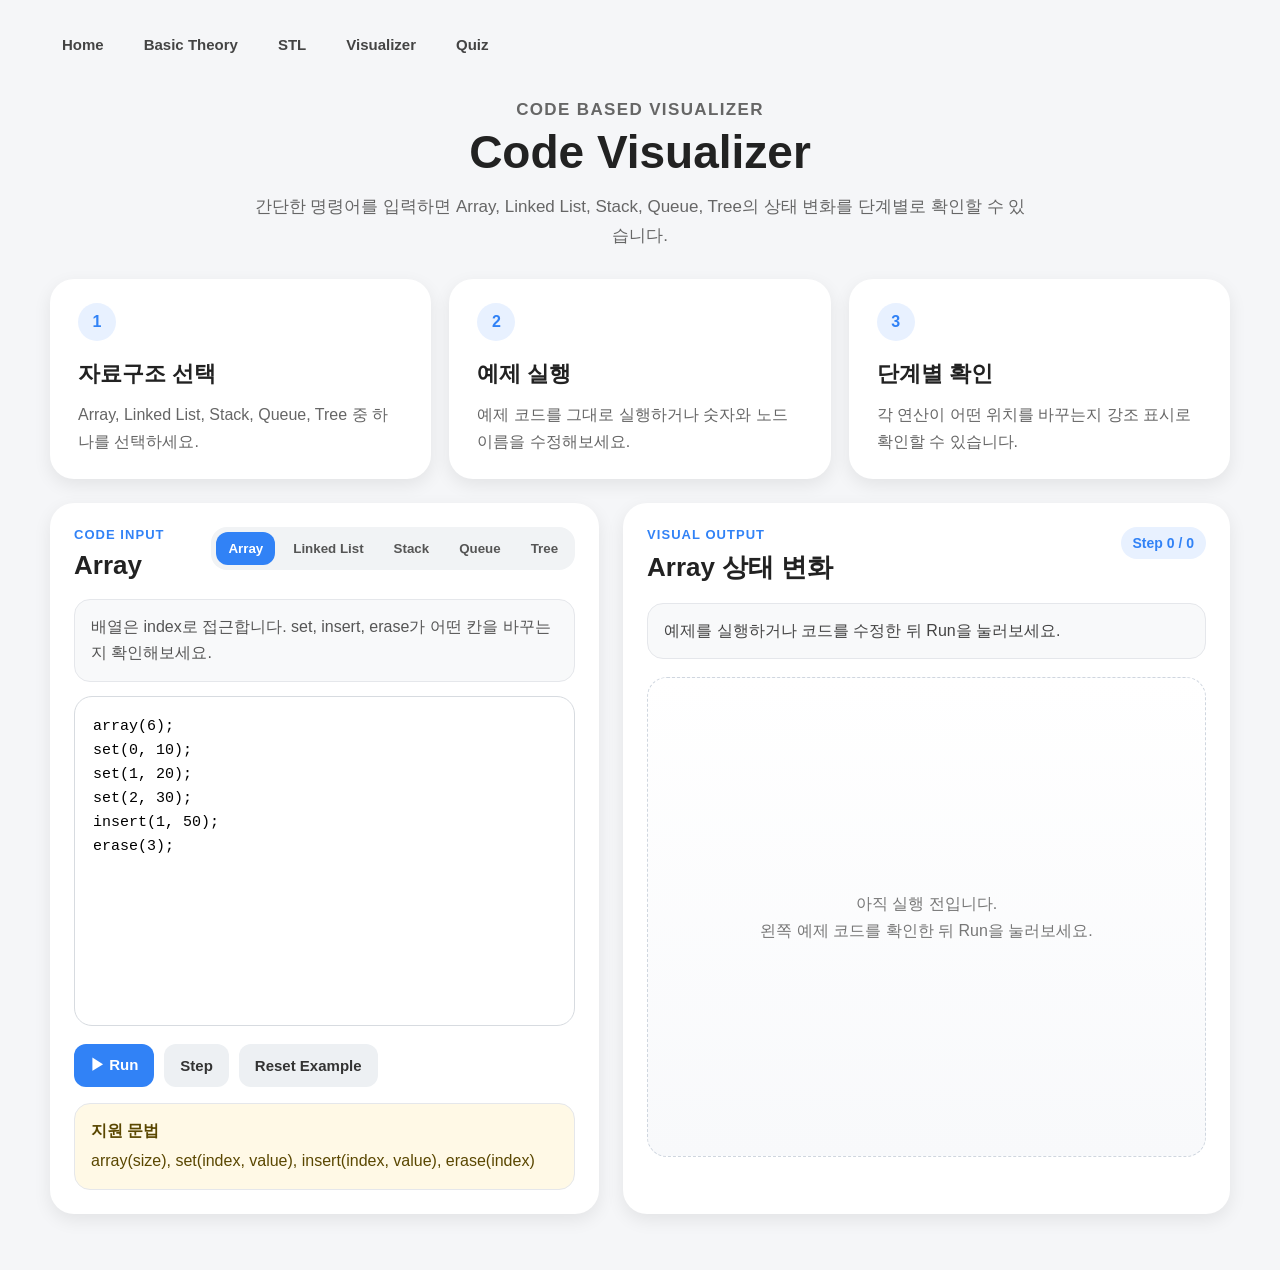
<file: docs/adt-visualizer.html>
<!DOCTYPE html>
<html lang="ko">
<head>
  <meta charset="UTF-8" />
  <meta name="viewport" content="width=device-width, initial-scale=1.0" />
  <title>ADT Visualizer | Data Structure Learning Platform</title>
  <link rel="stylesheet" href="adt-visualizer.css" />
</head>
<body>
  <main class="page">
    <header class="topbar" aria-label="주요 메뉴">
      <a href="index.html">Home</a>
      <a href="theory.html">Basic Theory</a>
      <a href="stl.html">STL</a>
      <a href="visualizer.html">Visualizer</a>
      <a href="quiz.html">Quiz</a>
    </header>

    <section class="hero">
      <p class="eyebrow">Code Based Visualizer</p>
      <h1>Code Visualizer</h1>
      <p>
        간단한 명령어를 입력하면 Array, Linked List, Stack, Queue, Tree의 상태 변화를 단계별로 확인할 수 있습니다.
      </p>
    </section>

    <section class="guide-grid" aria-label="사용 방법">
      <article class="guide-card">
        <span>1</span>
        <h2>자료구조 선택</h2>
        <p>Array, Linked List, Stack, Queue, Tree 중 하나를 선택하세요.</p>
      </article>
      <article class="guide-card">
        <span>2</span>
        <h2>예제 실행</h2>
        <p>예제 코드를 그대로 실행하거나 숫자와 노드 이름을 수정해보세요.</p>
      </article>
      <article class="guide-card">
        <span>3</span>
        <h2>단계별 확인</h2>
        <p>각 연산이 어떤 위치를 바꾸는지 강조 표시로 확인할 수 있습니다.</p>
      </article>
    </section>

    <section class="workspace">
      <section class="left-panel">
        <div class="panel-header">
          <div>
            <p class="panel-label">Code Input</p>
            <h2 id="modeTitle">Array</h2>
          </div>
          <div class="tabs" role="tablist" aria-label="자료구조 선택">
            <button class="tab-btn active" data-mode="array" type="button">Array</button>
            <button class="tab-btn" data-mode="list" type="button">Linked List</button>
            <button class="tab-btn" data-mode="stack" type="button">Stack</button>
            <button class="tab-btn" data-mode="queue" type="button">Queue</button>
            <button class="tab-btn" data-mode="tree" type="button">Tree</button>
          </div>
        </div>

        <div class="syntax-help" id="syntaxHelp"></div>
        <textarea id="codeEditor" spellcheck="false" aria-label="시각화 코드 입력"></textarea>

        <div class="button-row">
          <button class="primary-btn" id="runBtn" type="button">▶ Run</button>
          <button class="secondary-btn" id="stepBtn" type="button">Step</button>
          <button class="secondary-btn" id="resetBtn" type="button">Reset Example</button>
        </div>

        <div class="supported-box">
          <strong>지원 문법</strong>
          <p id="supportedSyntax"></p>
        </div>
      </section>

      <section class="right-panel">
        <div class="panel-header">
          <div>
            <p class="panel-label">Visual Output</p>
            <h2 id="visualTitle">Array 상태</h2>
          </div>
          <div class="step-badge" id="stepBadge">Step 0 / 0</div>
        </div>

        <div class="status-box" id="statusMsg">예제를 실행하거나 코드를 수정한 뒤 Run을 눌러보세요.</div>
        <div class="visual-stage" id="visualStage"></div>
        <div class="traversal-result" id="traversalResult" hidden></div>
      </section>
    </section>
  </main>

  <script src="adt-visualizer.js"></script>
</body>
</html>
</file>
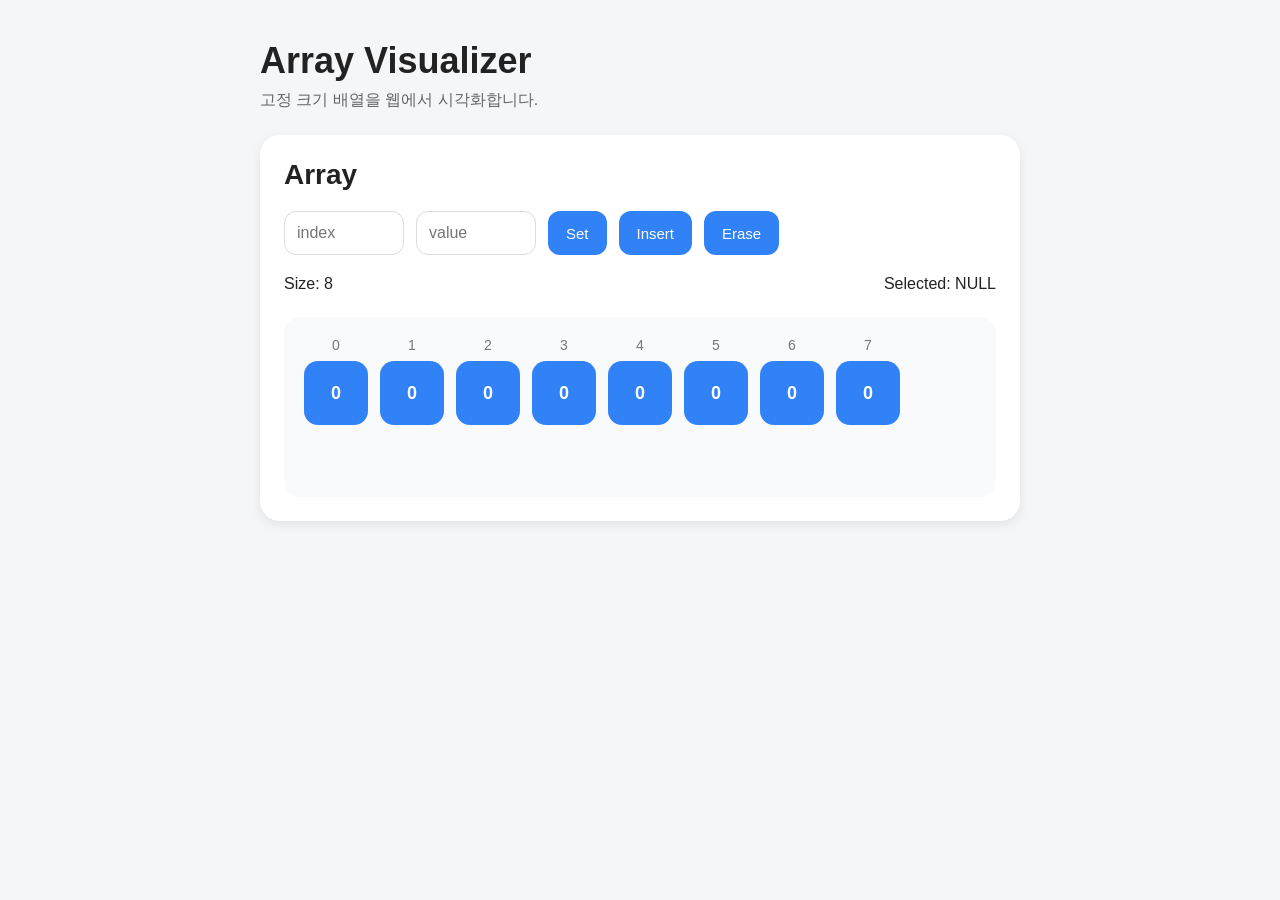
<file: docs/array.html>
<!DOCTYPE html>
<html lang="ko">
<head>
    <meta charset="UTF-8">
    <meta name="viewport" content="width=device-width, initial-scale=1.0">
    <title>Array Visualizer</title>
    <link rel="stylesheet" href="array.css">
</head>
<body>
    <main class="container">
        <section class="header">
            <h1>Array Visualizer</h1>
            <p>고정 크기 배열을 웹에서 시각화합니다.</p>
        </section>

        <section class="card">
            <h2>Array</h2>

            <div class="control-area">
                <input type="number" id="indexInput" placeholder="index">
                <input type="number" id="valueInput" placeholder="value">
                <button id="setBtn">Set</button>
                <button id="insertBtn">Insert</button>
                <button id="eraseBtn">Erase</button>
            </div>

            <div class="info-area">
                <p>Size: <span id="sizeValue">0</span></p>
                <p>Selected: <span id="selectedValue">NULL</span></p>
            </div>

            <div class="array-area">
                <div id="arrayContainer" class="array-container"></div>
            </div>
        </section>
    </main>

    <script src="array.js"></script>
</body>
</html>
</file>
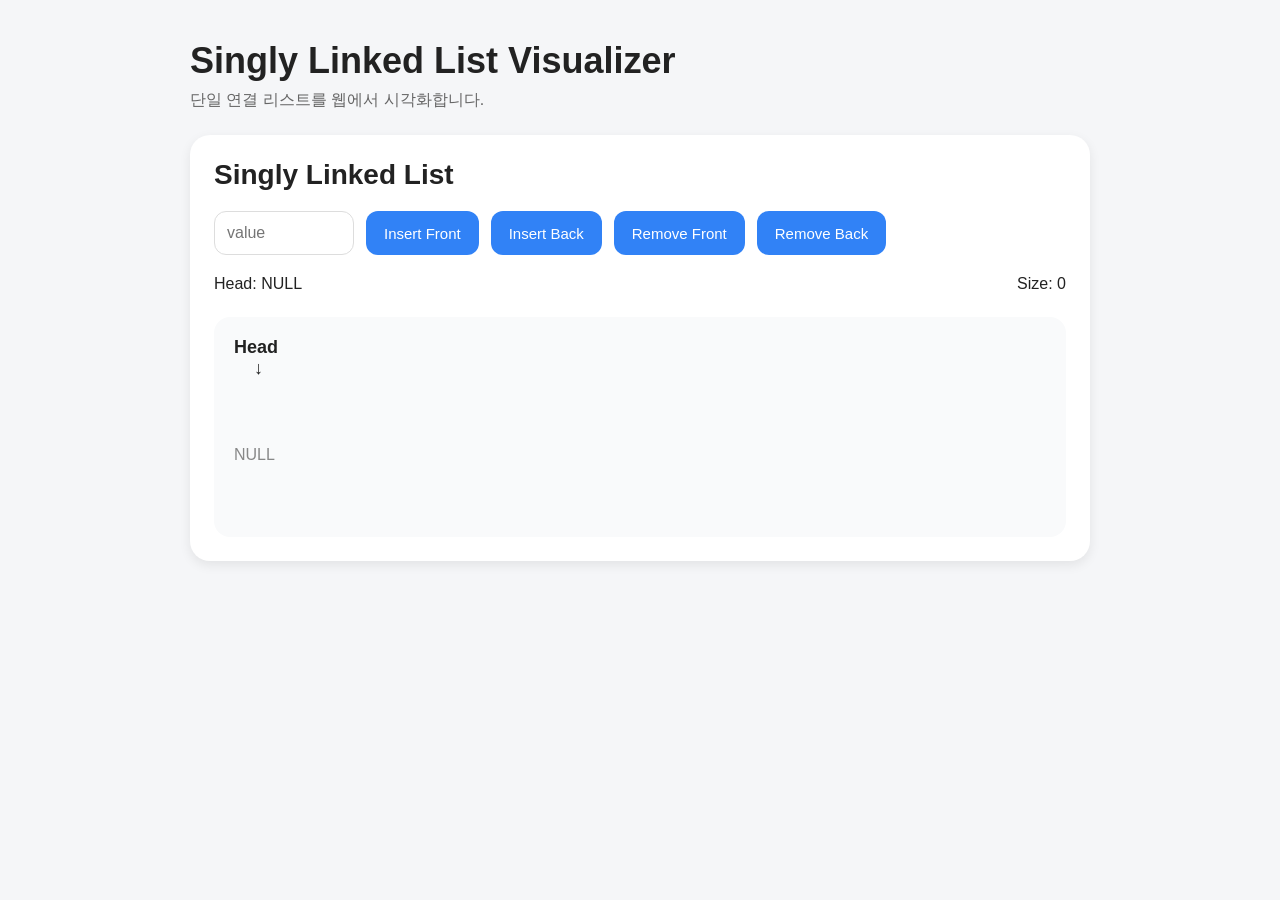
<file: docs/list.html>
<!DOCTYPE html>
<html lang="ko">
<head>
    <meta charset="UTF-8">
    <meta name="viewport" content="width=device-width, initial-scale=1.0">
    <title>Singly Linked List Visualizer</title>
    <link rel="stylesheet" href="list.css">
</head>
<body>
    <main class="container">
        <section class="header">
            <h1>Singly Linked List Visualizer</h1>
            <p>단일 연결 리스트를 웹에서 시각화합니다.</p>
        </section>

        <section class="card">
            <h2>Singly Linked List</h2>

            <div class="control-area">
                <input type="number" id="valueInput" placeholder="value">
                <button id="insertFrontBtn">Insert Front</button>
                <button id="insertBackBtn">Insert Back</button>
                <button id="removeFrontBtn">Remove Front</button>
                <button id="removeBackBtn">Remove Back</button>
            </div>

            <div class="info-area">
                <p>Head: <span id="headValue">NULL</span></p>
                <p>Size: <span id="sizeValue">0</span></p>
            </div>

            <div class="list-area">
                <p class="list-label"> 
                    Head<br>
                    &nbsp;&nbsp;&nbsp;&nbsp;↓
                </p>
                <div id="listContainer" class="list-container">
                    <p class="empty-text">NULL</p>
                </div>
            </div>
        </section>
    </main>

    <script src="list.js"></script>
</body>
</html>
</file>
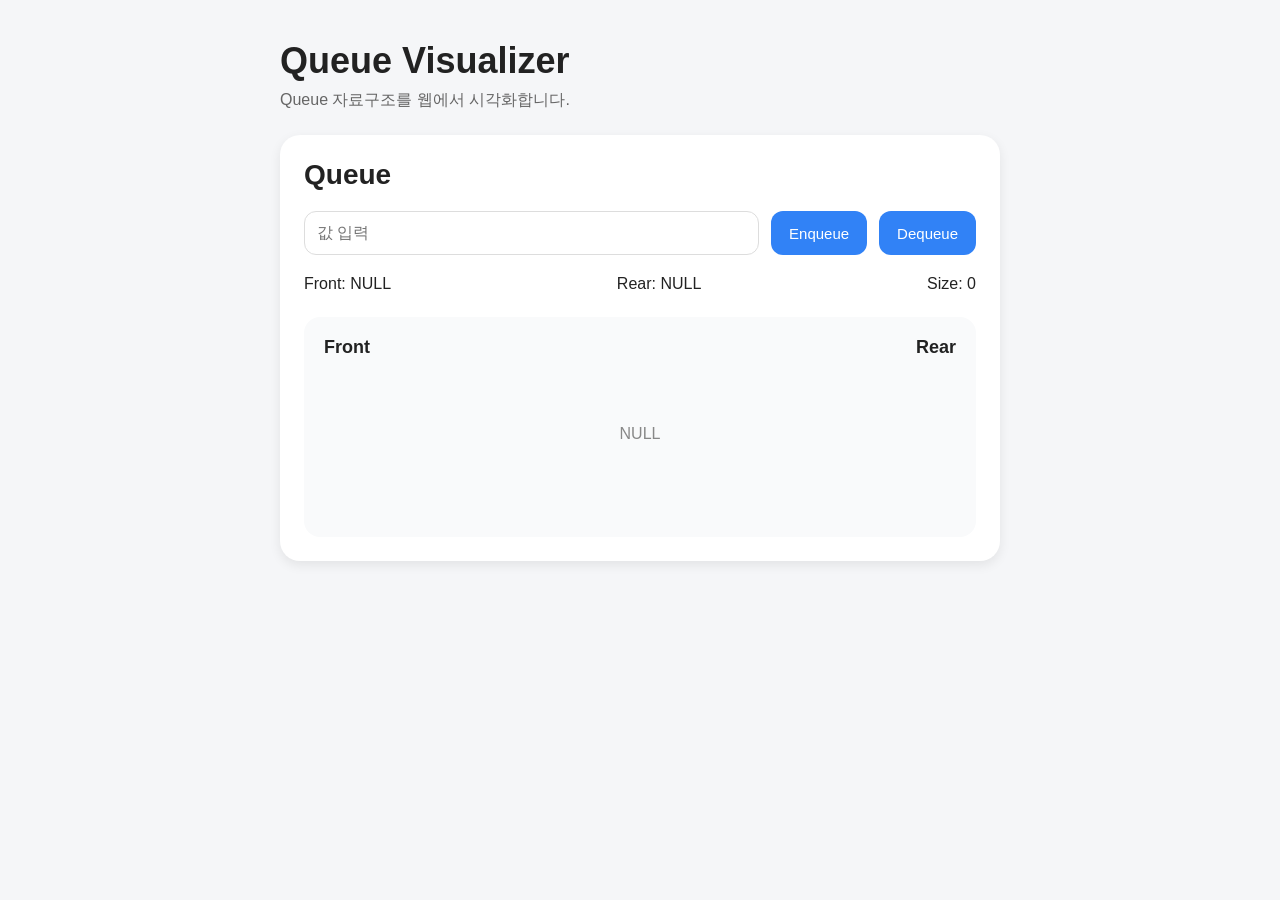
<file: docs/queue.html>
<!DOCTYPE html>
<html lang="ko">
<head>
    <meta charset="UTF-8">
    <meta name="viewport" content="width=device-width, initial-scale=1.0">
    <title>Queue Visualizer</title>
    <link rel="stylesheet" href="queue.css">
</head>
<body>
    <main class="container">
        <section class="header">
            <h1>Queue Visualizer</h1>
            <p>Queue 자료구조를 웹에서 시각화합니다.</p>
        </section>

        <section class="card">
            <h2>Queue</h2>

            <div class="control-area">
                <input type="number" id="valueInput" placeholder="값 입력">
                <button id="enqueueBtn">Enqueue</button>
                <button id="dequeueBtn">Dequeue</button>
            </div>

            <div class="info-area">
                <p>Front: <span id="frontValue">NULL</span></p>
                <p>Rear: <span id="rearValue">NULL</span></p>
                <p>Size: <span id="sizeValue">0</span></p>
            </div>

            <div class="queue-area">
                <div class="queue-labels">
                    <span>Front</span>
                    <span>Rear</span>
                </div>

                <div id="queueContainer" class="queue-container">
                    <p class="empty-text">NULL</p>
                </div>
            </div>
        </section>
    </main>

    <script src="queue.js"></script>
</body>
</html>
</file>
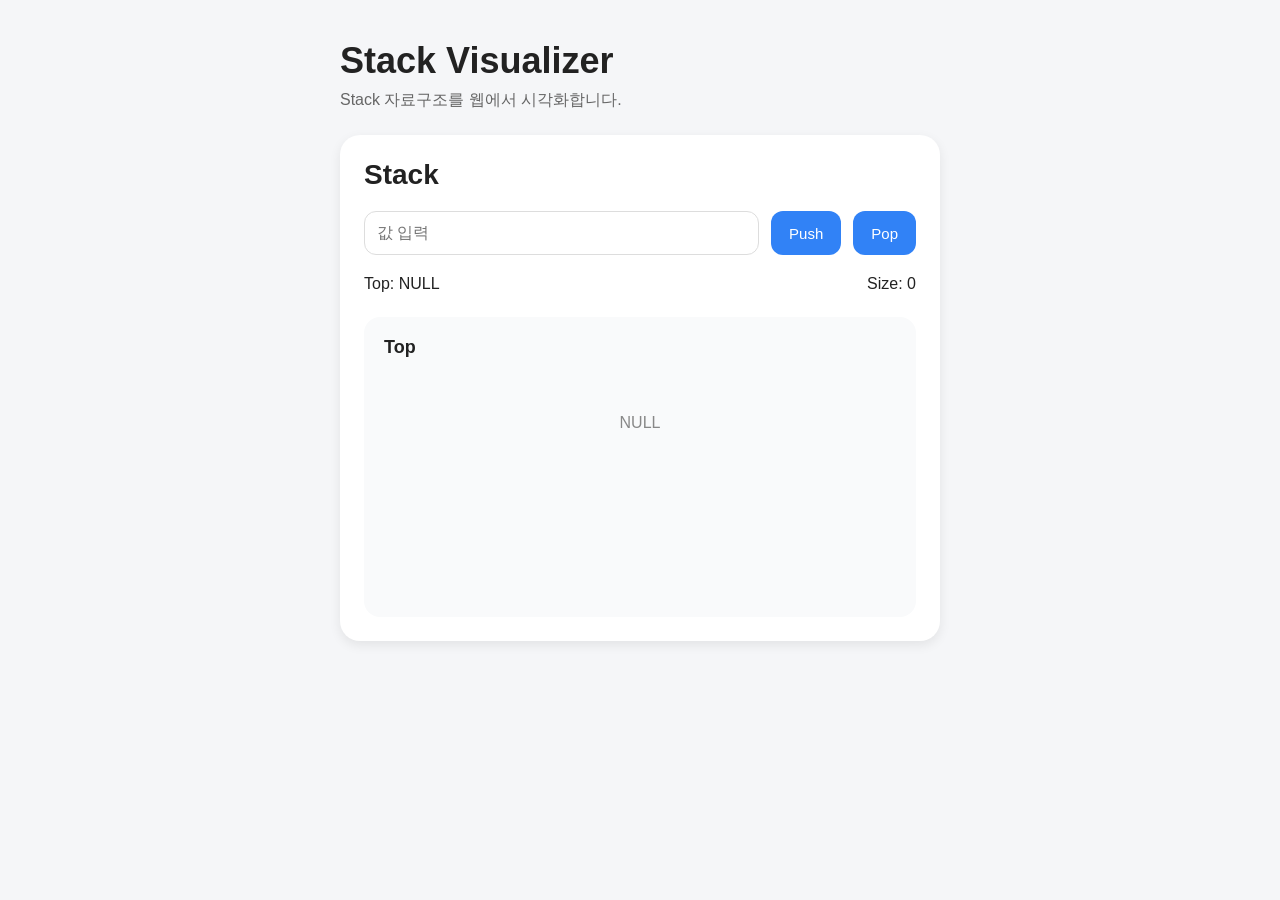
<file: docs/stack.html>
<!DOCTYPE html>
<html lang="ko">
<head>
    <meta charset="UTF-8">
    <meta name="viewport" content="width=device-width, initial-scale=1.0">
    <title>Data Structure Visualizer</title>
    <link rel="stylesheet" href="stack.css">
</head>
<body>
    <main class="container">
        <section class="header">
            <h1>Stack Visualizer</h1>
            <p>Stack 자료구조를 웹에서 시각화합니다.</p>
        </section>

        <section class="card">
            <h2>Stack</h2>

            <div class="control-area">
                <input type="number" id="valueInput" placeholder="값 입력">
                <button id="pushBtn">Push</button>
                <button id="popBtn">Pop</button>
            </div>

            <div class="info-area">
                <p>Top: <span id="topValue">NULL</span></p>
                <p>Size: <span id="sizeValue">0</span></p>
            </div>

            <div class="stack-area">
                <p class="stack-label">Top</p>
                <div id="stackContainer" class="stack-container">
                    <p class="empty-text">NULL</p>
                </div>
            </div>
        </section>
    </main>

    <script src="stack.js"></script>
</body>
</html>
</file>
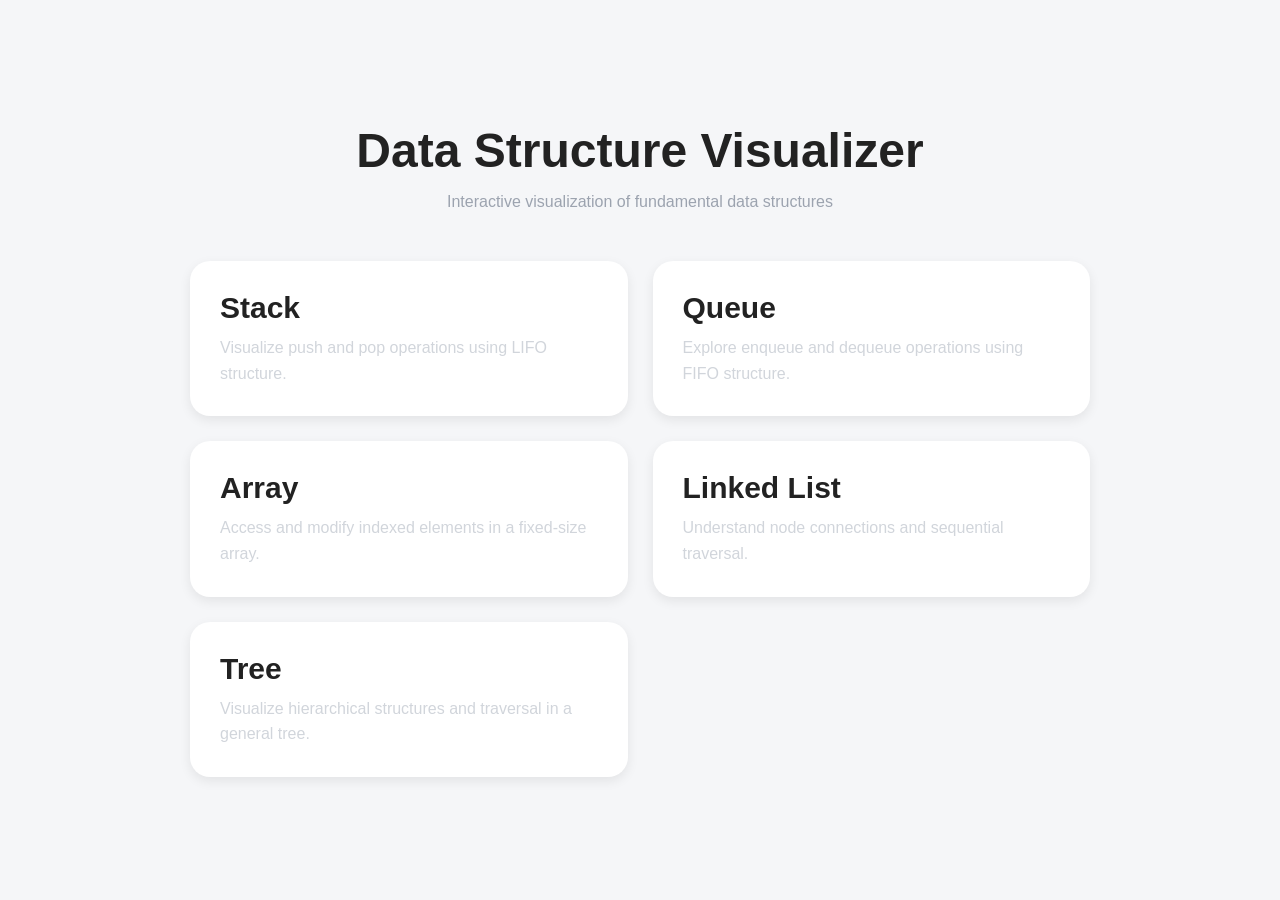
<file: docs/stl-old.html>
<!DOCTYPE html>
<html lang="ko">
<head>
    <meta charset="UTF-8">
    <meta name="viewport" content="width=device-width, initial-scale=1.0">
    <title>Data Structure Visualizer</title>

    <style>
        * {
            margin: 0;
            padding: 0;
            box-sizing: border-box;
        }

        body {
            background-color: #f5f6f8;
            color: #222;
            font-family: Arial, sans-serif;

            display: flex;
            justify-content: center;
            align-items: center;

            min-height: 100vh;
        }

        .container {
            width: 900px;
        }

        .title {
            text-align: center;
            font-size: 48px;
            font-weight: bold;

            margin-bottom: 15px;
        }

        .subtitle {
            text-align: center;
            color: #9CA3AF;

            margin-bottom: 50px;
        }

        .grid {
            display: grid;

            grid-template-columns: repeat(2, 1fr);

            gap: 25px;
        }

        .card {
            background-color: white;
            color: #222;
            box-shadow: 0 4px 12px rgba(0, 0, 0, 0.08);
            border-radius: 20px;

            padding: 30px;

            text-decoration: none;

           

            transition: 0.2s;
        }

        .card:hover {
            transform: translateY(-5px);

            background-color: #f9fafb;
        }

        .card-title {
            font-size: 30px;

            font-weight: bold;

            margin-bottom: 10px;
        }

        .card-description {
            color: #D1D5DB;

            line-height: 1.6;
        }

        @media (max-width: 768px) {
            .container {
                width: 90%;
            }

            .grid {
                grid-template-columns: 1fr;
            }

            .title {
                font-size: 36px;
            }
        }
    </style>
</head>

<body>

    <div class="container">

        <div class="title">
            Data Structure Visualizer
        </div>

        <div class="subtitle">
            Interactive visualization of fundamental data structures
        </div>

        <div class="grid">

            <a href="stack.html" class="card">
                <div class="card-title">Stack</div>

                <div class="card-description">
                    Visualize push and pop operations using LIFO structure.
                </div>
            </a>

            <a href="queue.html" class="card">
                <div class="card-title">Queue</div>

                <div class="card-description">
                    Explore enqueue and dequeue operations using FIFO structure.
                </div>
            </a>

            <a href="array.html" class="card">
                <div class="card-title">Array</div>

                <div class="card-description">
                    Access and modify indexed elements in a fixed-size array.
                </div>
            </a>

            <a href="list.html" class="card">
                <div class="card-title">Linked List</div>

                <div class="card-description">
                    Understand node connections and sequential traversal.
                </div>
            </a>

            <a href="tree.html" class="card">
                <div class="card-title">Tree</div>

                <div class="card-description">
                    Visualize hierarchical structures and traversal in a general tree.
                </div>
            </a>
        </div>

    </div>

</body>
</html>
</file>
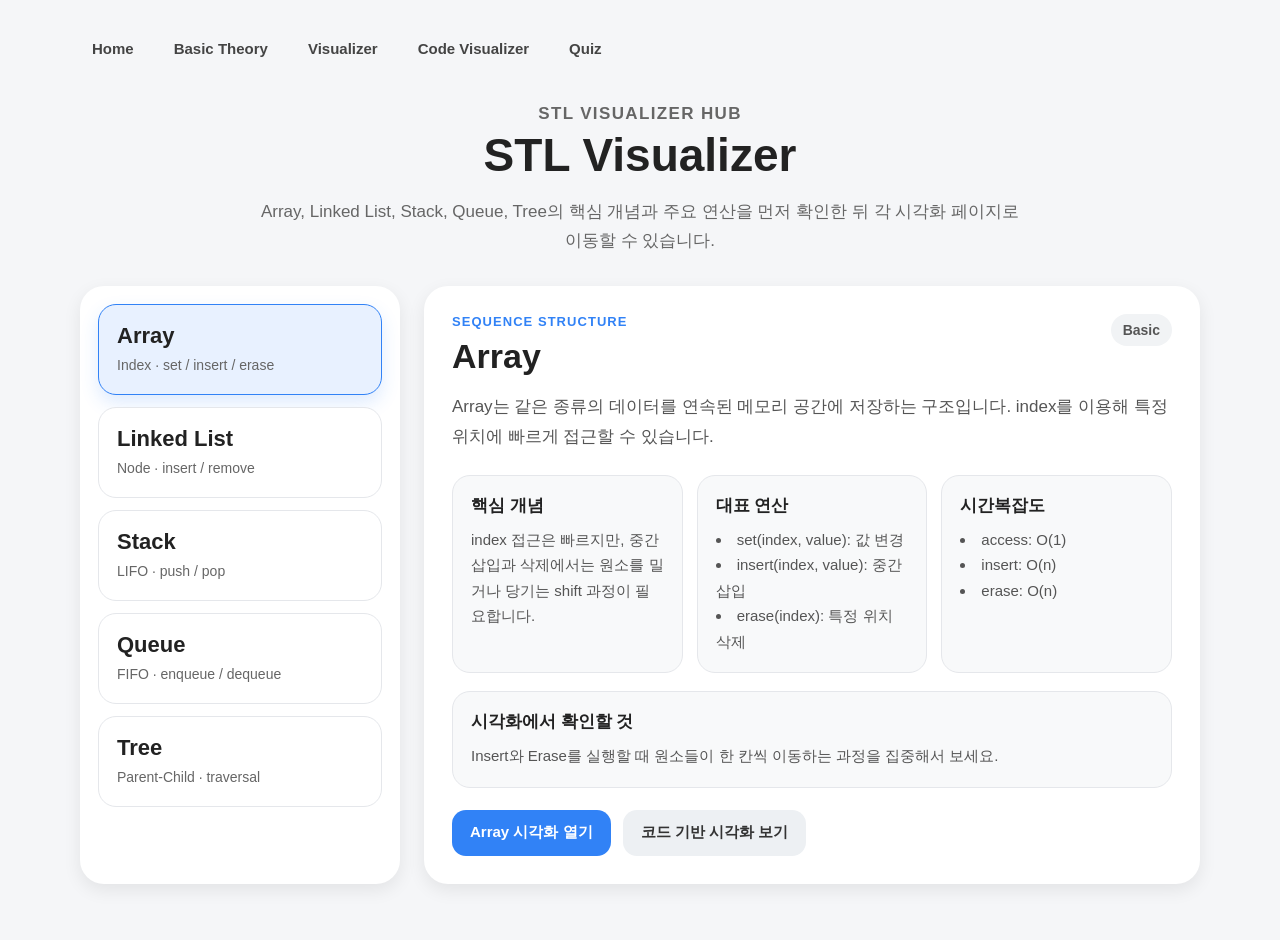
<file: docs/stl.html>
<!DOCTYPE html>
<html lang="ko">
<head>
    <meta charset="UTF-8">
    <meta name="viewport" content="width=device-width, initial-scale=1.0">
    <title>STL Visualizer Hub | Data Structure Learning Platform</title>
    <link rel="stylesheet" href="common.css">
    <link rel="stylesheet" href="stl.css">
</head>
<body>
    <main class="page">
        <nav class="top-nav" aria-label="주요 메뉴">
            <a href="index.html">Home</a>
            <a href="theory.html">Basic Theory</a>
            <a href="visualizer.html">Visualizer</a>
            <a href="adt-visualizer.html">Code Visualizer</a>
            <a href="quiz.html">Quiz</a>
        </nav>

        <header class="hero">
            <p class="eyebrow">STL Visualizer Hub</p>
            <h1>STL Visualizer</h1>
            <p class="hero-description">
                Array, Linked List, Stack, Queue, Tree의 핵심 개념과 주요 연산을 먼저 확인한 뒤
                각 시각화 페이지로 이동할 수 있습니다.
            </p>
        </header>

        <section class="hub-layout">
            <aside class="structure-list" aria-label="자료구조 선택 목록">
                <button class="structure-card active" type="button" data-key="array">
                    <span class="structure-name">Array</span>
                    <span class="structure-summary">Index · set / insert / erase</span>
                </button>
                <button class="structure-card" type="button" data-key="list">
                    <span class="structure-name">Linked List</span>
                    <span class="structure-summary">Node · insert / remove</span>
                </button>
                <button class="structure-card" type="button" data-key="stack">
                    <span class="structure-name">Stack</span>
                    <span class="structure-summary">LIFO · push / pop</span>
                </button>
                <button class="structure-card" type="button" data-key="queue">
                    <span class="structure-name">Queue</span>
                    <span class="structure-summary">FIFO · enqueue / dequeue</span>
                </button>
                <button class="structure-card" type="button" data-key="tree">
                    <span class="structure-name">Tree</span>
                    <span class="structure-summary">Parent-Child · traversal</span>
                </button>
            </aside>

            <section class="detail-panel" aria-live="polite">
                <div class="detail-header">
                    <div>
                        <p class="panel-label" id="categoryLabel">Linear Structure</p>
                        <h2 id="detailTitle">Stack</h2>
                    </div>
                    <span class="difficulty-badge" id="difficultyBadge">Basic</span>
                </div>

                <p class="detail-description" id="detailDescription"></p>

                <div class="info-grid">
                    <article class="info-card">
                        <h3>핵심 개념</h3>
                        <p id="conceptText"></p>
                    </article>
                    <article class="info-card">
                        <h3>대표 연산</h3>
                        <ul id="operationList"></ul>
                    </article>
                    <article class="info-card">
                        <h3>시간복잡도</h3>
                        <ul id="complexityList"></ul>
                    </article>
                </div>

                <div class="preview-box">
                    <h3>시각화에서 확인할 것</h3>
                    <p id="previewText"></p>
                </div>

                <div class="action-row">
                    <a class="primary-link" id="openVisualizerLink" href="stack.html">시각화 열기</a>
                    <a class="secondary-link" href="adt-visualizer.html">코드 기반 시각화 보기</a>
                </div>
            </section>
        </section>
    </main>

    <script src="stl.js"></script>
</body>
</html>
</file>
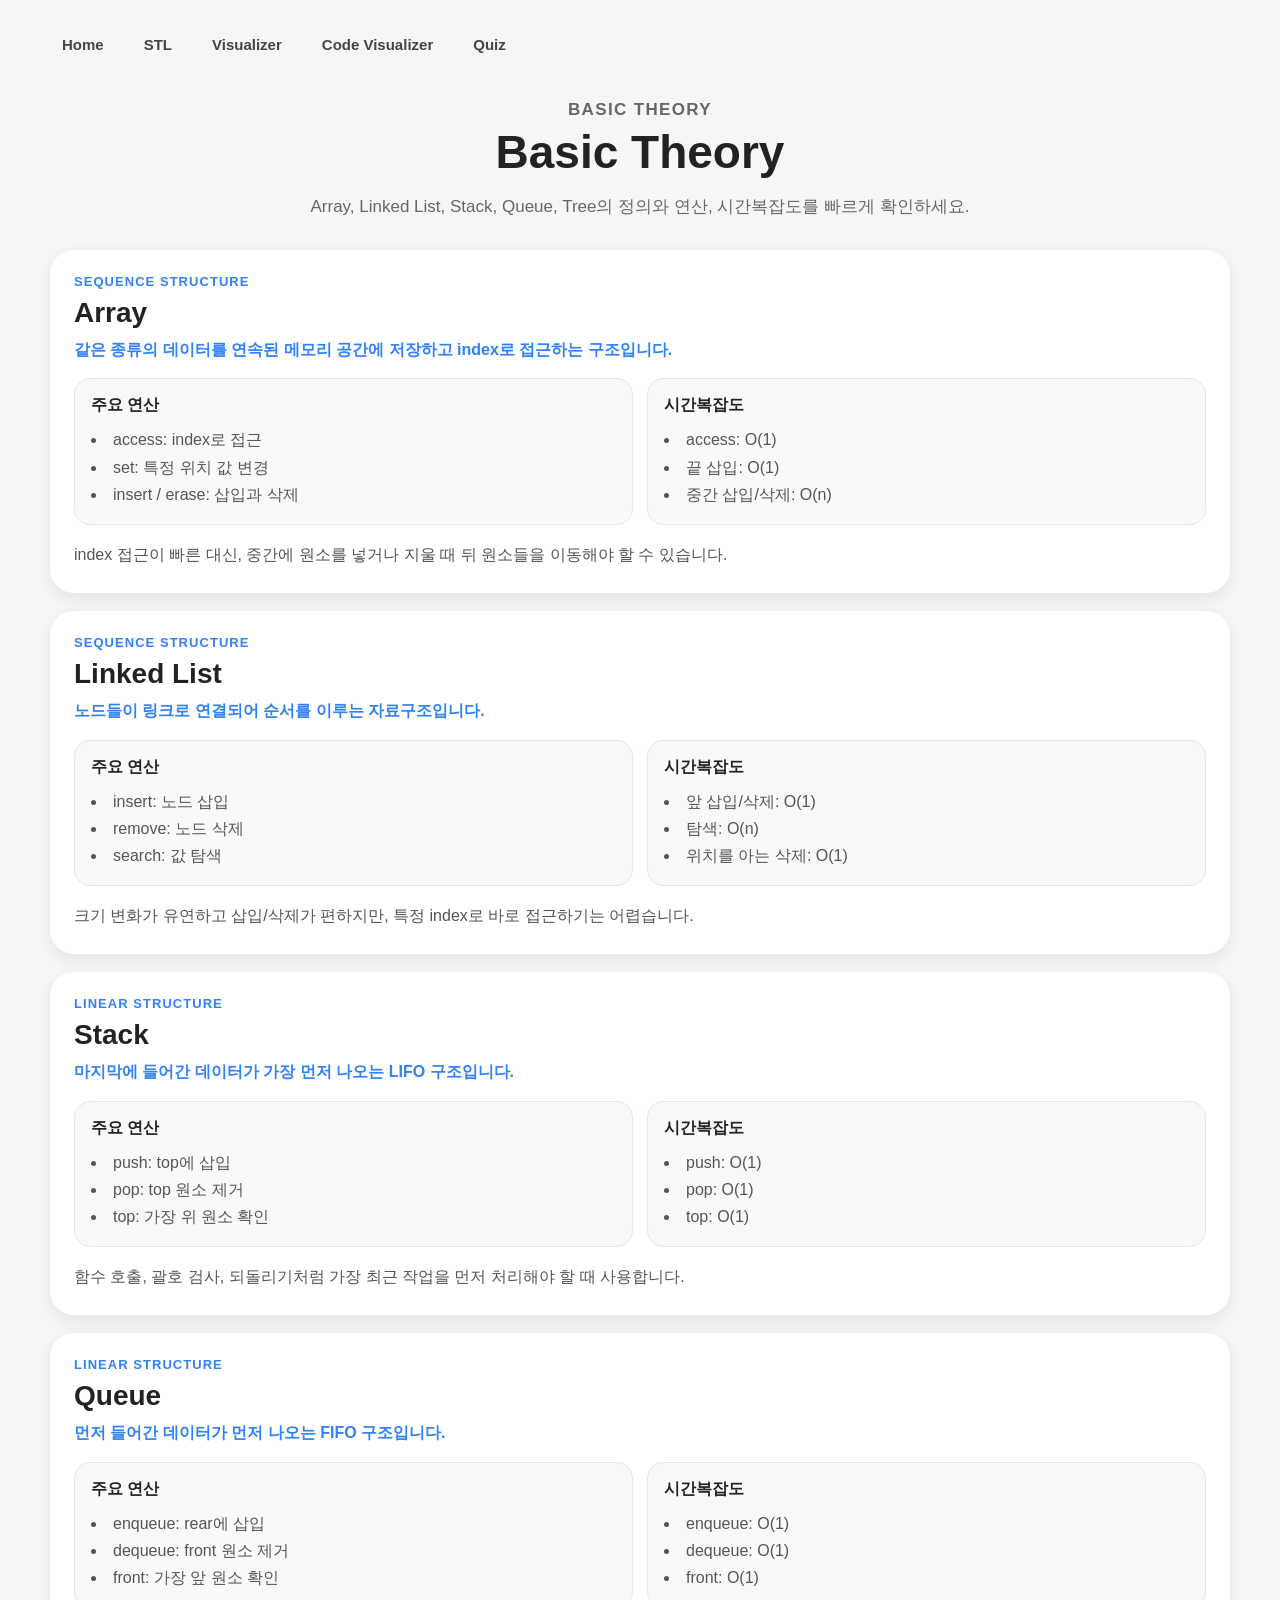
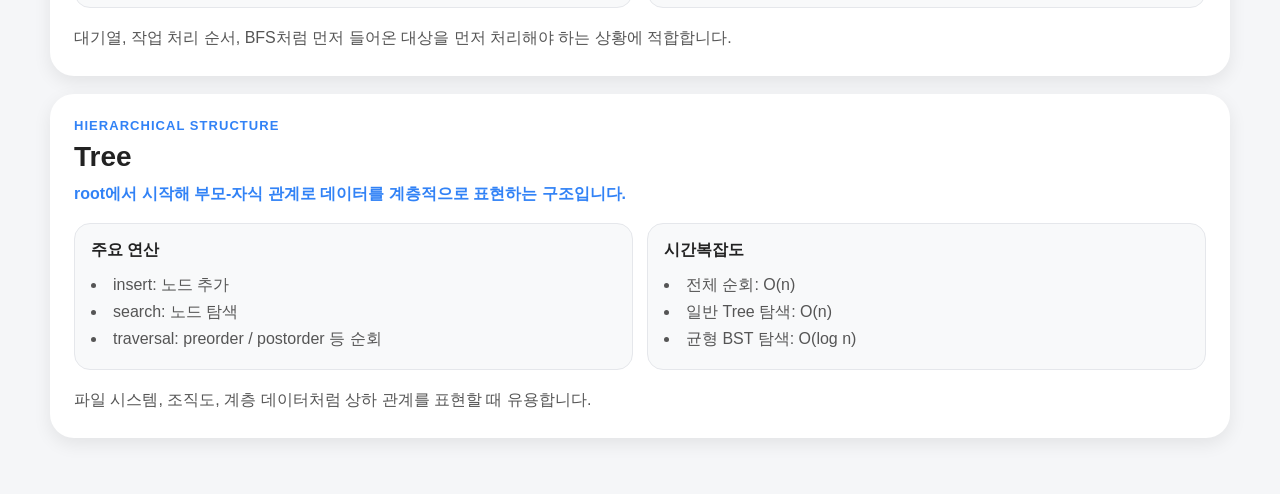
<file: docs/theory.html>
<!DOCTYPE html>
<html lang="ko">
<head>
    <meta charset="UTF-8">
    <meta name="viewport" content="width=device-width, initial-scale=1.0">
    <title>Basic Theory | Data Structure Learning Platform</title>
    <link rel="stylesheet" href="common.css">
    <style>
        .theory-grid {
            display: grid;
            gap: 18px;
        }

        .theory-card {
            padding: 24px;
        }

        .theory-card h2 {
            font-size: 28px;
            margin-bottom: 8px;
        }

        .definition {
            color: #3182f6;
            font-weight: 800;
            line-height: 1.6;
            margin-bottom: 16px;
        }

        .info-grid {
            display: grid;
            grid-template-columns: repeat(2, 1fr);
            gap: 14px;
            margin-bottom: 16px;
        }

        .info-box {
            background: #f8f9fa;
            border: 1px solid #e5e7eb;
            border-radius: 16px;
            padding: 16px;
        }

        .info-box h3 {
            font-size: 16px;
            margin-bottom: 10px;
        }

        .info-box ul {
            list-style-position: inside;
            color: #555;
            line-height: 1.7;
        }

        .description {
            color: #555;
            line-height: 1.75;
        }

        @media (max-width: 760px) {
            .info-grid {
                grid-template-columns: 1fr;
            }

            .hero h1 {
                font-size: 36px;
            }
        }
    </style>
</head>
<body>
    <main class="page">
        <header class="topbar" aria-label="주요 메뉴">
            <a href="index.html">Home</a>
            <a href="stl.html">STL</a>
            <a href="visualizer.html">Visualizer</a>
            <a href="adt-visualizer.html">Code Visualizer</a>
            <a href="quiz.html">Quiz</a>
        </header>

        <section class="hero">
            <p class="eyebrow">Basic Theory</p>
            <h1>Basic Theory</h1>
            <p>Array, Linked List, Stack, Queue, Tree의 정의와 연산, 시간복잡도를 빠르게 확인하세요.</p>
        </section>

        <section class="theory-grid" aria-label="자료구조 이론 요약">
            <article class="card theory-card">
                <p class="panel-label">Sequence Structure</p>
                <h2>Array</h2>
                <p class="definition">같은 종류의 데이터를 연속된 메모리 공간에 저장하고 index로 접근하는 구조입니다.</p>

                <div class="info-grid">
                    <div class="info-box">
                        <h3>주요 연산</h3>
                        <ul>
                            <li>access: index로 접근</li>
                            <li>set: 특정 위치 값 변경</li>
                            <li>insert / erase: 삽입과 삭제</li>
                        </ul>
                    </div>
                    <div class="info-box">
                        <h3>시간복잡도</h3>
                        <ul>
                            <li>access: O(1)</li>
                            <li>끝 삽입: O(1)</li>
                            <li>중간 삽입/삭제: O(n)</li>
                        </ul>
                    </div>
                </div>

                <p class="description">index 접근이 빠른 대신, 중간에 원소를 넣거나 지울 때 뒤 원소들을 이동해야 할 수 있습니다.</p>
            </article>

            <article class="card theory-card">
                <p class="panel-label">Sequence Structure</p>
                <h2>Linked List</h2>
                <p class="definition">노드들이 링크로 연결되어 순서를 이루는 자료구조입니다.</p>

                <div class="info-grid">
                    <div class="info-box">
                        <h3>주요 연산</h3>
                        <ul>
                            <li>insert: 노드 삽입</li>
                            <li>remove: 노드 삭제</li>
                            <li>search: 값 탐색</li>
                        </ul>
                    </div>
                    <div class="info-box">
                        <h3>시간복잡도</h3>
                        <ul>
                            <li>앞 삽입/삭제: O(1)</li>
                            <li>탐색: O(n)</li>
                            <li>위치를 아는 삭제: O(1)</li>
                        </ul>
                    </div>
                </div>

                <p class="description">크기 변화가 유연하고 삽입/삭제가 편하지만, 특정 index로 바로 접근하기는 어렵습니다.</p>
            </article>

            <article class="card theory-card">
                <p class="panel-label">Linear Structure</p>
                <h2>Stack</h2>
                <p class="definition">마지막에 들어간 데이터가 가장 먼저 나오는 LIFO 구조입니다.</p>

                <div class="info-grid">
                    <div class="info-box">
                        <h3>주요 연산</h3>
                        <ul>
                            <li>push: top에 삽입</li>
                            <li>pop: top 원소 제거</li>
                            <li>top: 가장 위 원소 확인</li>
                        </ul>
                    </div>
                    <div class="info-box">
                        <h3>시간복잡도</h3>
                        <ul>
                            <li>push: O(1)</li>
                            <li>pop: O(1)</li>
                            <li>top: O(1)</li>
                        </ul>
                    </div>
                </div>

                <p class="description">함수 호출, 괄호 검사, 되돌리기처럼 가장 최근 작업을 먼저 처리해야 할 때 사용합니다.</p>
            </article>

            <article class="card theory-card">
                <p class="panel-label">Linear Structure</p>
                <h2>Queue</h2>
                <p class="definition">먼저 들어간 데이터가 먼저 나오는 FIFO 구조입니다.</p>

                <div class="info-grid">
                    <div class="info-box">
                        <h3>주요 연산</h3>
                        <ul>
                            <li>enqueue: rear에 삽입</li>
                            <li>dequeue: front 원소 제거</li>
                            <li>front: 가장 앞 원소 확인</li>
                        </ul>
                    </div>
                    <div class="info-box">
                        <h3>시간복잡도</h3>
                        <ul>
                            <li>enqueue: O(1)</li>
                            <li>dequeue: O(1)</li>
                            <li>front: O(1)</li>
                        </ul>
                    </div>
                </div>

                <p class="description">대기열, 작업 처리 순서, BFS처럼 먼저 들어온 대상을 먼저 처리해야 하는 상황에 적합합니다.</p>
            </article>

            <article class="card theory-card">
                <p class="panel-label">Hierarchical Structure</p>
                <h2>Tree</h2>
                <p class="definition">root에서 시작해 부모-자식 관계로 데이터를 계층적으로 표현하는 구조입니다.</p>

                <div class="info-grid">
                    <div class="info-box">
                        <h3>주요 연산</h3>
                        <ul>
                            <li>insert: 노드 추가</li>
                            <li>search: 노드 탐색</li>
                            <li>traversal: preorder / postorder 등 순회</li>
                        </ul>
                    </div>
                    <div class="info-box">
                        <h3>시간복잡도</h3>
                        <ul>
                            <li>전체 순회: O(n)</li>
                            <li>일반 Tree 탐색: O(n)</li>
                            <li>균형 BST 탐색: O(log n)</li>
                        </ul>
                    </div>
                </div>

                <p class="description">파일 시스템, 조직도, 계층 데이터처럼 상하 관계를 표현할 때 유용합니다.</p>
            </article>
        </section>
    </main>
</body>
</html>
</file>
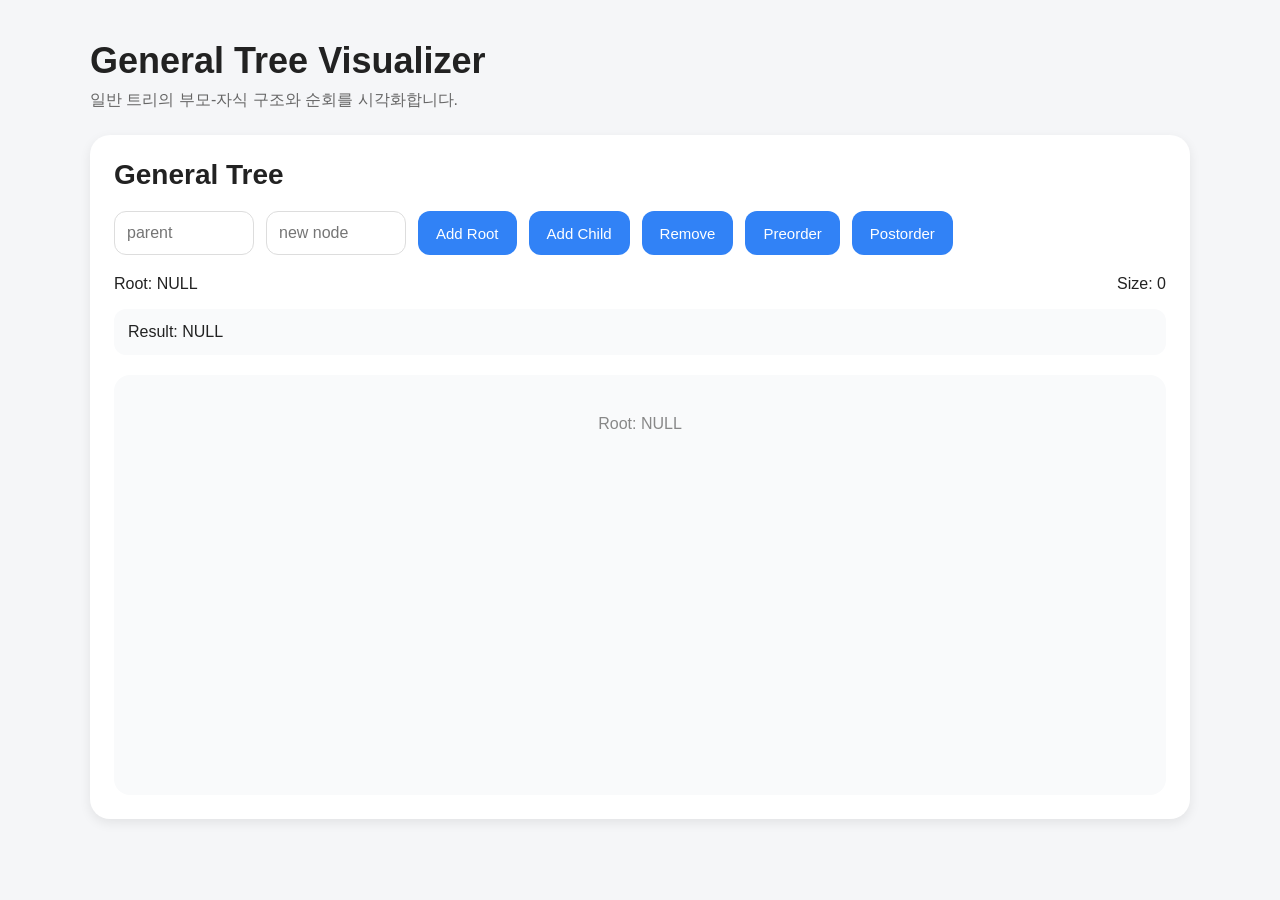
<file: docs/tree.html>
<!DOCTYPE html>
<html lang="ko">
<head>
    <meta charset="UTF-8">
    <meta name="viewport" content="width=device-width, initial-scale=1.0">
    <title>General Tree Visualizer</title>
    <link rel="stylesheet" href="tree.css">
</head>
<body>
    <main class="container">
        <section class="header">
            <h1>General Tree Visualizer</h1>
            <p>일반 트리의 부모-자식 구조와 순회를 시각화합니다.</p>
        </section>

        <section class="card">
            <h2>General Tree</h2>

            <div class="control-area">
                <input type="text" id="parentInput" placeholder="parent">
                <input type="text" id="valueInput" placeholder="new node">
                <button id="addRootBtn">Add Root</button>
                <button id="addChildBtn">Add Child</button>
                <button id="removeBtn">Remove</button>
                <button id="preorderBtn">Preorder</button>
                <button id="postorderBtn">Postorder</button>
            </div>

            <div class="info-area">
                <p>Root: <span id="rootValue">NULL</span></p>
                <p>Size: <span id="sizeValue">0</span></p>
            </div>

            <div class="result-area">
                Result: <span id="resultValue">NULL</span>
            </div>

            <div class="tree-area" id="treeArea">
                <svg id="treeLines" class="tree-lines"></svg>

                <div id="treeContainer" class="tree-container">
                    <p class="empty-text">Root: NULL</p>
                </div>
            </div>
        </section>
    </main>

    <script src="tree.js"></script>
</body>
</html>
</file>
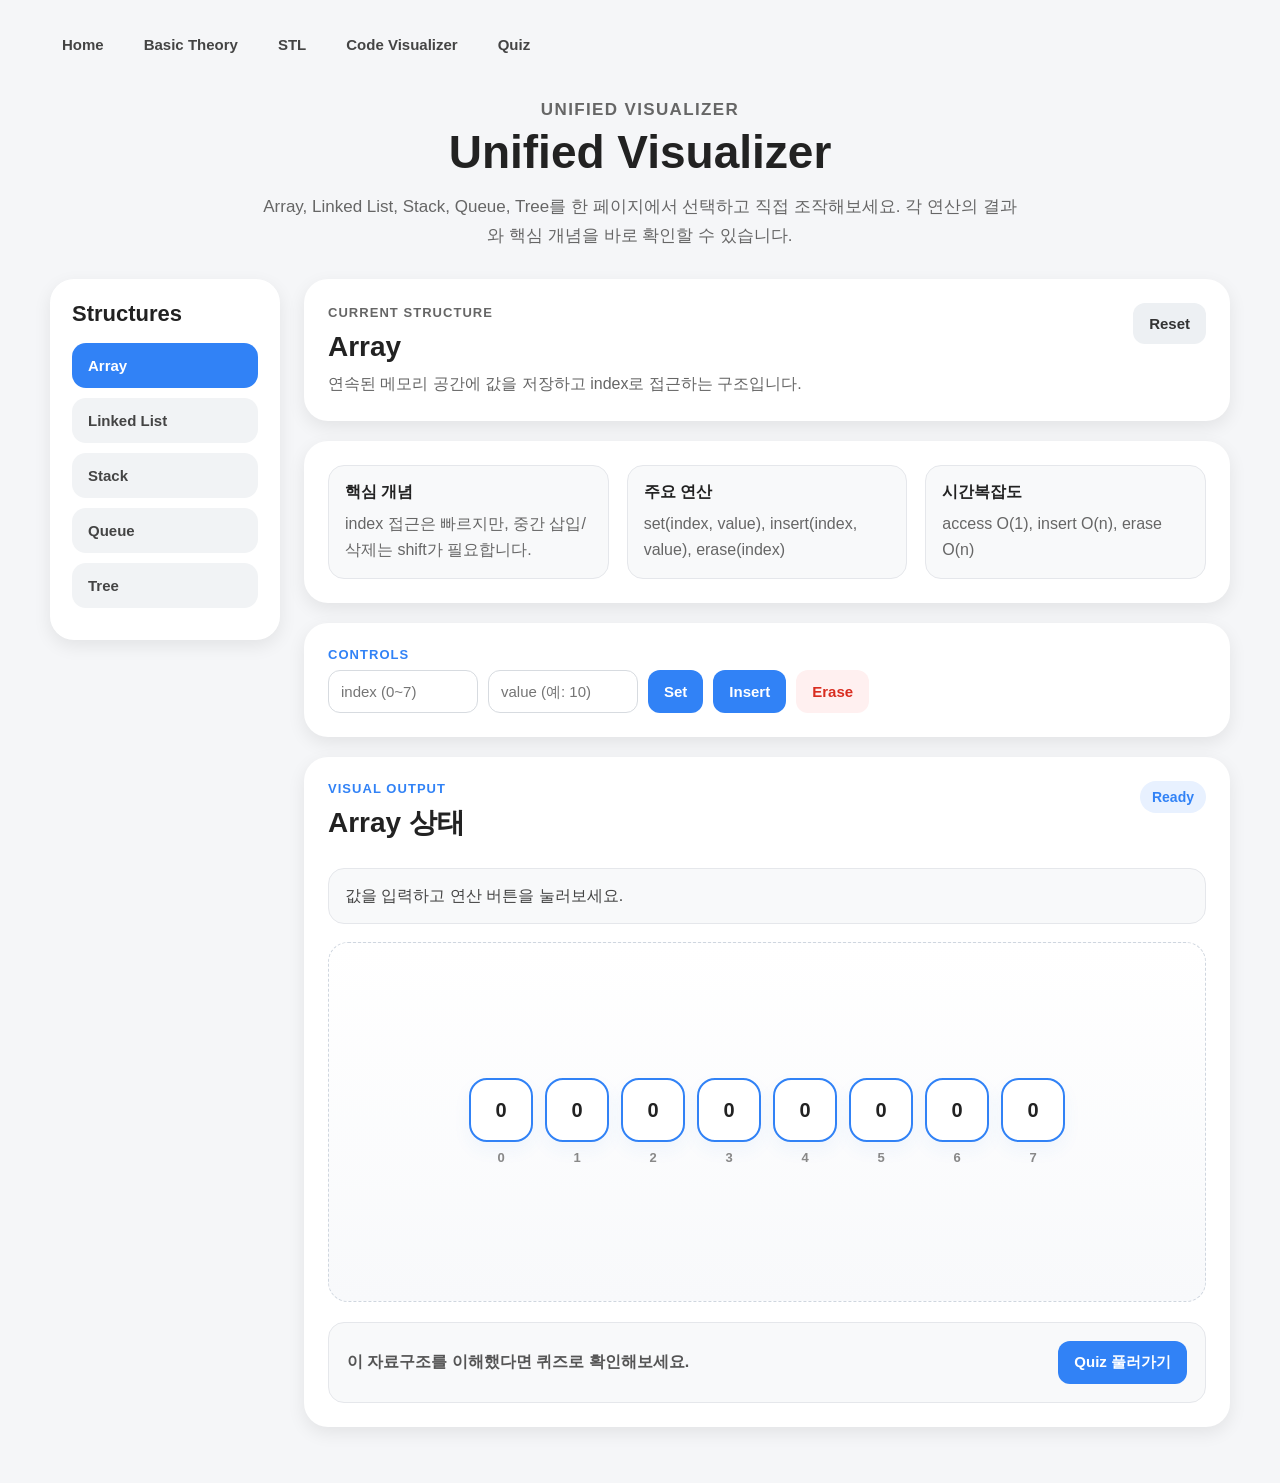
<file: docs/visualizer.html>
<!DOCTYPE html>
<html lang="ko">
<head>
    <meta charset="UTF-8">
    <meta name="viewport" content="width=device-width, initial-scale=1.0">
    <title>Unified Visualizer | Data Structure Learning Platform</title>
    <link rel="stylesheet" href="common.css">
    <link rel="stylesheet" href="visualizer.css">
</head>
<body>
    <main class="page">
        <header class="topbar" aria-label="주요 메뉴">
            <a class="nav-link" href="index.html">Home</a>
            <a class="nav-link" href="theory.html">Basic Theory</a>
            <a class="back-link" href="stl.html">STL</a>
            <a class="nav-link" href="adt-visualizer.html">Code Visualizer</a>
            <a class="nav-link" href="quiz.html">Quiz</a>
        </header>

        <section class="hero">
            <p class="eyebrow">Unified Visualizer</p>
            <h1>Unified Visualizer</h1>
            <p>
                Array, Linked List, Stack, Queue, Tree를 한 페이지에서 선택하고 직접 조작해보세요.
                각 연산의 결과와 핵심 개념을 바로 확인할 수 있습니다.
            </p>
        </section>

        <section class="layout">
            <aside class="sidebar">
                <h2>Structures</h2>
                <button class="mode-btn active" data-mode="array">Array</button>
                <button class="mode-btn" data-mode="list">Linked List</button>
                <button class="mode-btn" data-mode="stack">Stack</button>
                <button class="mode-btn" data-mode="queue">Queue</button>
                <button class="mode-btn" data-mode="tree">Tree</button>
            </aside>

            <section class="workspace">
                <div class="panel header-panel">
                    <div>
                        <p class="panel-label">Current Structure</p>
                        <h2 id="structureTitle">Stack</h2>
                        <p id="structureDescription">LIFO 구조입니다.</p>
                    </div>
                    <button id="resetBtn" class="secondary-btn">Reset</button>
                </div>

                <div class="panel theory-panel">
                    <div>
                        <strong>핵심 개념</strong>
                        <p id="conceptText"></p>
                    </div>
                    <div>
                        <strong>주요 연산</strong>
                        <p id="operationText"></p>
                    </div>
                    <div>
                        <strong>시간복잡도</strong>
                        <p id="complexityText"></p>
                    </div>
                </div>

                <div class="panel control-panel">
                    <p class="panel-label">Controls</p>
                    <div id="controls" class="controls"></div>
                </div>

                <div class="panel visual-panel">
                    <div class="visual-header">
                        <div>
                            <p class="panel-label">Visual Output</p>
                            <h2 id="visualTitle">Stack 상태</h2>
                        </div>
                        <div class="status-pill" id="statusPill">Ready</div>
                    </div>

                    <div id="statusMessage" class="status-message">
                        값을 입력하고 연산 버튼을 눌러보세요.
                    </div>

                    <div id="visualStage" class="visual-stage"></div>
                    <div class="traversal-result" id="traversalResult">
                        Traversal 결과가 여기에 표시됩니다.
                    </div>
                    <div class="next-action">
                        <p>이 자료구조를 이해했다면 퀴즈로 확인해보세요.</p>
                        <a id="quizLink" href="quiz.html" class="primary-link">Quiz 풀러가기</a>
                    </div>
                </div>
            </section>
        </section>
    </main>

    <script src="visualizer.js"></script>
</body>
</html>
</file>
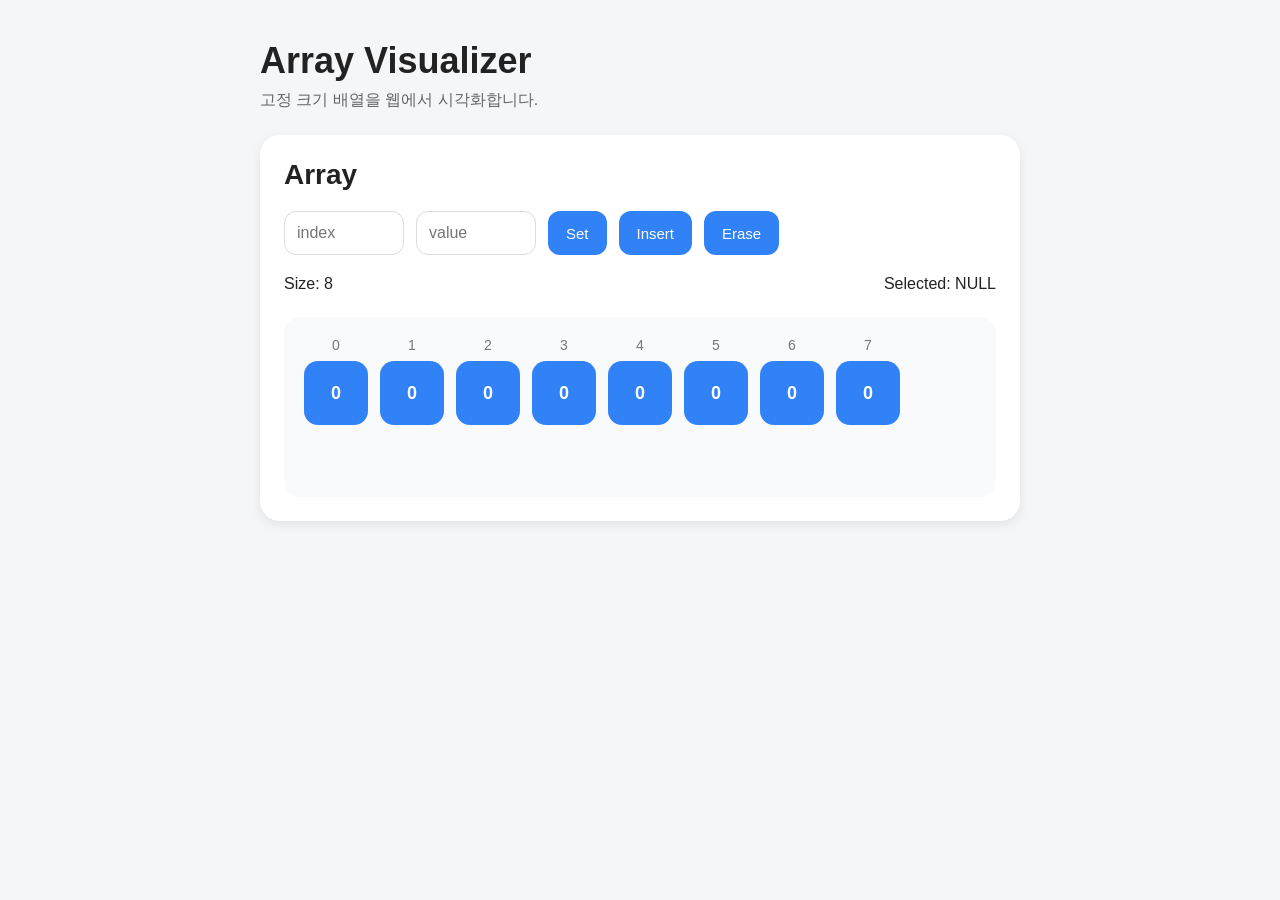
<file: docs/legacy/array.html>
<!DOCTYPE html>
<html lang="ko">
<head>
    <meta charset="UTF-8">
    <meta name="viewport" content="width=device-width, initial-scale=1.0">
    <title>Array Visualizer</title>
    <link rel="stylesheet" href="../legacy-assets/array.css">
</head>
<body>
    <main class="container">
        <section class="header">
            <h1>Array Visualizer</h1>
            <p>고정 크기 배열을 웹에서 시각화합니다.</p>
        </section>

        <section class="card">
            <h2>Array</h2>

            <div class="control-area">
                <input type="number" id="indexInput" placeholder="index">
                <input type="number" id="valueInput" placeholder="value">
                <button id="setBtn">Set</button>
                <button id="insertBtn">Insert</button>
                <button id="eraseBtn">Erase</button>
            </div>

            <div class="info-area">
                <p>Size: <span id="sizeValue">0</span></p>
                <p>Selected: <span id="selectedValue">NULL</span></p>
            </div>

            <div class="array-area">
                <div id="arrayContainer" class="array-container"></div>
            </div>
        </section>
    </main>

    <script src="../legacy-assets/array.js"></script>
</body>
</html>
</file>
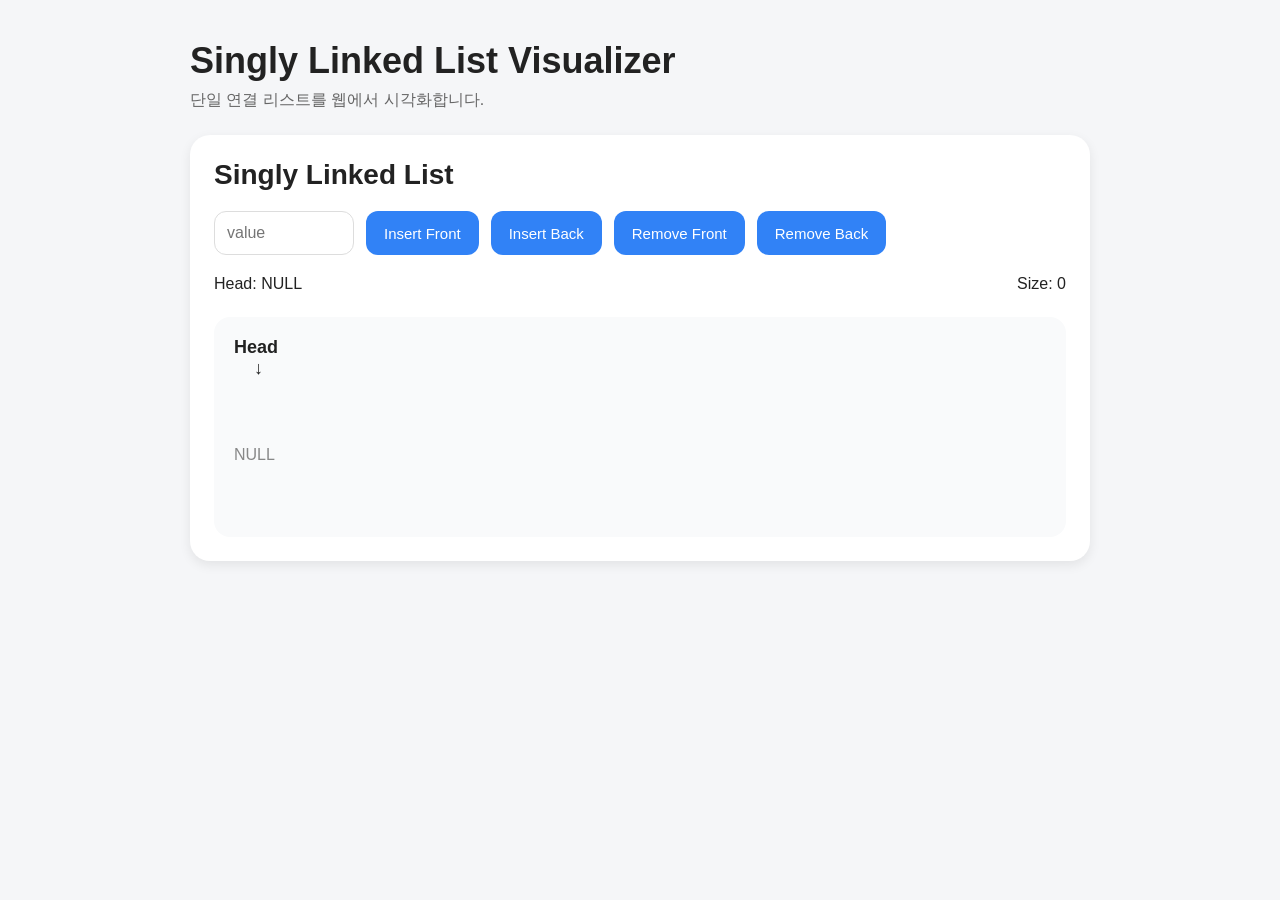
<file: docs/legacy/list.html>
<!DOCTYPE html>
<html lang="ko">
<head>
    <meta charset="UTF-8">
    <meta name="viewport" content="width=device-width, initial-scale=1.0">
    <title>Singly Linked List Visualizer</title>
    <link rel="stylesheet" href="../legacy-assets/list.css">
</head>
<body>
    <main class="container">
        <section class="header">
            <h1>Singly Linked List Visualizer</h1>
            <p>단일 연결 리스트를 웹에서 시각화합니다.</p>
        </section>

        <section class="card">
            <h2>Singly Linked List</h2>

            <div class="control-area">
                <input type="number" id="valueInput" placeholder="value">
                <button id="insertFrontBtn">Insert Front</button>
                <button id="insertBackBtn">Insert Back</button>
                <button id="removeFrontBtn">Remove Front</button>
                <button id="removeBackBtn">Remove Back</button>
            </div>

            <div class="info-area">
                <p>Head: <span id="headValue">NULL</span></p>
                <p>Size: <span id="sizeValue">0</span></p>
            </div>

            <div class="list-area">
                <p class="list-label"> 
                    Head<br>
                    &nbsp;&nbsp;&nbsp;&nbsp;↓
                </p>
                <div id="listContainer" class="list-container">
                    <p class="empty-text">NULL</p>
                </div>
            </div>
        </section>
    </main>

    <script src="../legacy-assets/list.js"></script>
</body>
</html>
</file>
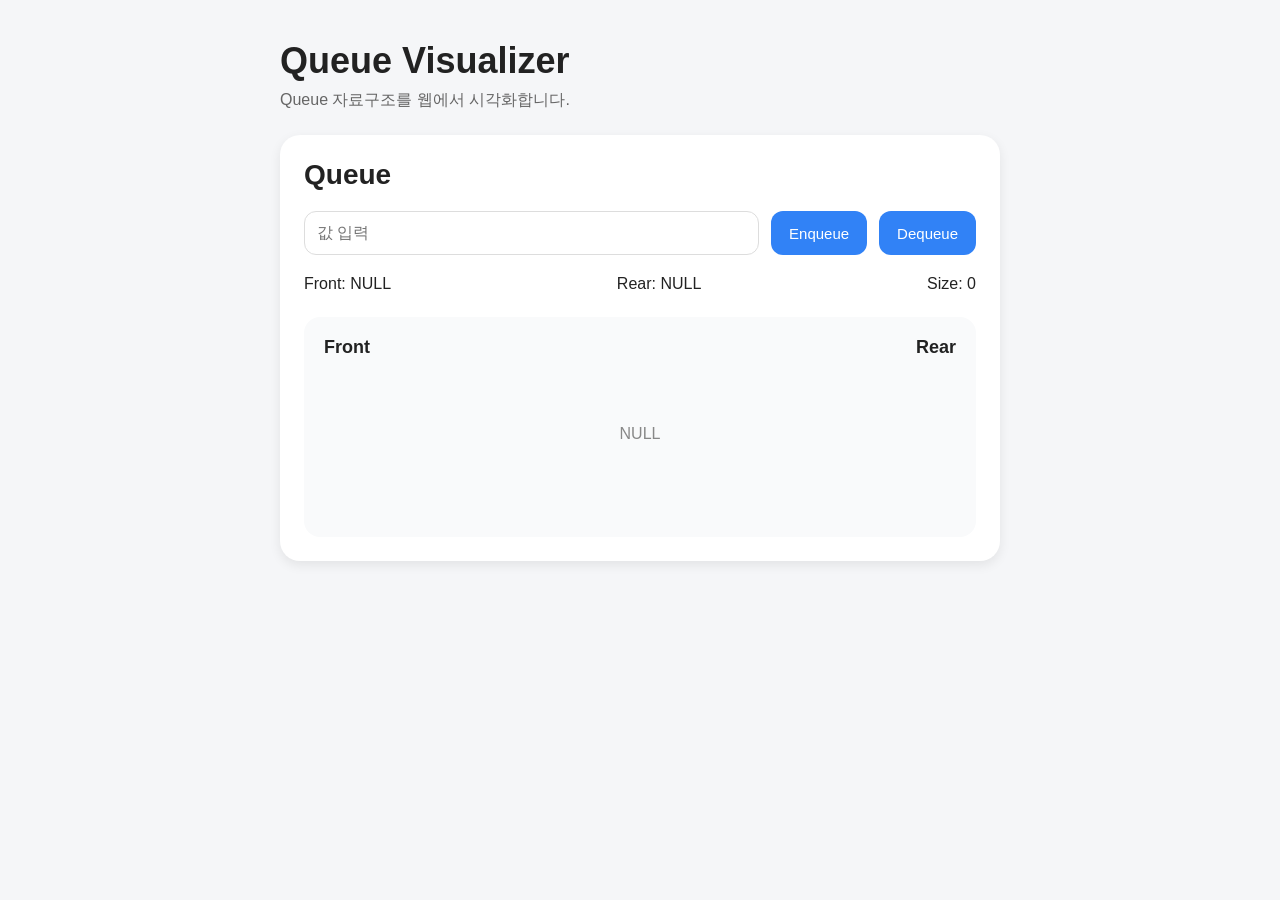
<file: docs/legacy/queue.html>
<!DOCTYPE html>
<html lang="ko">
<head>
    <meta charset="UTF-8">
    <meta name="viewport" content="width=device-width, initial-scale=1.0">
    <title>Queue Visualizer</title>
    <link rel="stylesheet" href="../legacy-assets/queue.css">
</head>
<body>
    <main class="container">
        <section class="header">
            <h1>Queue Visualizer</h1>
            <p>Queue 자료구조를 웹에서 시각화합니다.</p>
        </section>

        <section class="card">
            <h2>Queue</h2>

            <div class="control-area">
                <input type="number" id="valueInput" placeholder="값 입력">
                <button id="enqueueBtn">Enqueue</button>
                <button id="dequeueBtn">Dequeue</button>
            </div>

            <div class="info-area">
                <p>Front: <span id="frontValue">NULL</span></p>
                <p>Rear: <span id="rearValue">NULL</span></p>
                <p>Size: <span id="sizeValue">0</span></p>
            </div>

            <div class="queue-area">
                <div class="queue-labels">
                    <span>Front</span>
                    <span>Rear</span>
                </div>

                <div id="queueContainer" class="queue-container">
                    <p class="empty-text">NULL</p>
                </div>
            </div>
        </section>
    </main>

    <script src="../legacy-assets/queue.js"></script>
</body>
</html>
</file>
<file: docs/adt-visualizer.css>
* {
  margin: 0;
  padding: 0;
  box-sizing: border-box;
}

body {
  min-height: 100vh;
  background: #f5f6f8;
  color: #222;
  font-family: Arial, sans-serif;
}

.page {
  width: min(1180px, calc(100% - 40px));
  margin: 0 auto;
  padding: 28px 0 56px;
}

.topbar {
  display: flex;
  gap: 16px;
  flex-wrap: wrap;
  align-items: center;
  margin-bottom: 34px;
}

.topbar a {
  color: #444;
  text-decoration: none;
  font-size: 15px;
  font-weight: 800;
  line-height: 1.2;
  padding: 8px 12px;
  border-radius: 999px;
}

.topbar a:hover {
  color: #3182f6;
  background-color: #e8f1ff;
}

.hero {
  text-align: center;
  margin-bottom: 28px;
}

.eyebrow,
.panel-label {
  color: #3182f6;
  font-size: 13px;
  font-weight: 900;
  letter-spacing: 0.08em;
  text-transform: uppercase;
  margin-bottom: 8px;
}

.hero h1 {
  font-size: 46px;
  margin-bottom: 14px;
}

.hero p {
  max-width: 780px;
  margin: 0 auto;
  color: #666;
  line-height: 1.7;
  font-size: 17px;
}

.guide-grid {
  display: grid;
  grid-template-columns: repeat(3, 1fr);
  gap: 18px;
  margin-bottom: 24px;
}

.guide-card,
.left-panel,
.right-panel {
  background: white;
  border-radius: 24px;
  box-shadow: 0 6px 18px rgba(0,0,0,0.08);
}

.guide-card {
  padding: 24px 28px;
}

.guide-card span {
  display: inline-flex;
  width: 38px;
  height: 38px;
  border-radius: 50%;
  align-items: center;
  justify-content: center;
  background: #e8f1ff;
  color: #3182f6;
  font-weight: 900;
  margin-bottom: 18px;
}

.guide-card h2 {
  font-size: 22px;
  margin-bottom: 12px;
}

.guide-card p {
  color: #666;
  line-height: 1.7;
}

.workspace {
  display: grid;
  grid-template-columns: minmax(430px, 0.95fr) minmax(520px, 1.05fr);
  gap: 24px;
  align-items: stretch;
}

.left-panel,
.right-panel {
  min-width: 0;
}

.left-panel,
.right-panel {
  padding: 24px;
}

.panel-header {
  display: flex;
  justify-content: space-between;
  align-items: flex-start;
  gap: 16px;
  margin-bottom: 18px;
}

.panel-header h2 {
  font-size: 26px;
}

.tabs {
  display: flex;
  flex-wrap: wrap;
  gap: 6px;
  padding: 5px;
  background: #f1f3f5;
  border-radius: 16px;
}

.tab-btn {
  border: 0;
  border-radius: 12px;
  padding: 9px 12px;
  font-weight: 900;
  color: #555;
  background: transparent;
  cursor: pointer;
}

.tab-btn.active {
  background: #3182f6;
  color: white;
}

.syntax-help,
.supported-box,
.status-box,
.traversal-result {
  padding: 14px 16px;
  border-radius: 16px;
  line-height: 1.65;
  border: 1px solid #e5e7eb;
}

.syntax-help {
  background: #f8f9fa;
  color: #555;
  margin-bottom: 14px;
}

textarea {
  width: 100%;
  min-height: 330px;
  resize: none;
  padding: 18px;
  border: 1px solid #d7dbe0;
  border-radius: 18px;
  font-family: Consolas, 'Cascadia Code', monospace;
  font-size: 15px;
  line-height: 1.6;
  outline: none;
}

textarea:focus {
  border-color: #3182f6;
  box-shadow: 0 0 0 4px rgba(49,130,246,0.12);
}

.button-row {
  display: flex;
  flex-wrap: wrap;
  gap: 10px;
  margin-top: 14px;
}

.primary-btn,
.secondary-btn {
  border: 0;
  border-radius: 12px;
  padding: 12px 16px;
  cursor: pointer;
  font-weight: 900;
  font-size: 15px;
}

.primary-btn {
  background: #3182f6;
  color: white;
}

.primary-btn:hover {
  background: #1b64da;
}

.secondary-btn {
  background: #edf0f3;
  color: #333;
}

.secondary-btn:hover {
  background: #dde2e8;
}

.supported-box {
  margin-top: 16px;
  background: #fff9e6;
  color: #5a4700;
}

.supported-box strong {
  display: block;
  margin-bottom: 4px;
}

.step-badge {
  white-space: nowrap;
  padding: 8px 12px;
  border-radius: 999px;
  background: #e8f1ff;
  color: #3182f6;
  font-weight: 900;
  font-size: 14px;
}

.status-box {
  background: #f8f9fa;
  color: #444;
  margin-bottom: 18px;
  min-height: 56px;
}

.visual-stage {
  width: 100%;
  height: 480px;
  min-height: 480px;
  max-height: 480px;
  padding: 28px;
  border-radius: 20px;
  background: linear-gradient(180deg, #ffffff 0%, #f8f9fb 100%);
  border: 1px dashed #cfd6df;
  overflow: auto;
  display: flex;
  align-items: center;
  justify-content: center;
}

.visual-stage.list-stage {
  align-items: center;
  justify-content: flex-start;
  overflow-x: auto;
  overflow-y: hidden;
}

.visual-stage.tree-stage {
  align-items: flex-start;
  justify-content: center;
  overflow: auto;
}

.empty-state {
  color: #777;
  text-align: center;
  line-height: 1.7;
}

.traversal-result {
  margin-top: 16px;
  background: #fff8dc;
  border-color: #f3d98b;
  color: #4a3a00;
  font-weight: 800;
  word-break: break-word;
}

.array-view,
.queue-view,
.stack-view,
.list-view {
  display: flex;
  align-items: center;
  justify-content: center;
  gap: 12px;
  flex-wrap: wrap;
  width: 100%;
}

.stack-view {
  flex-direction: column;
  gap: 10px;
}

.stack-label {
  font-weight: 900;
  color: #3182f6;
  margin-bottom: 4px;
}

.array-item {
  text-align: center;
}

.array-cell,
.stack-cell,
.queue-cell {
  width: 64px;
  height: 64px;
  border-radius: 14px;
  border: 2px solid #3182f6;
  background: white;
  color: #222;
  display: flex;
  align-items: center;
  justify-content: center;
  font-size: 20px;
  font-weight: 900;
  transition: 0.22s ease;
}

.stack-cell,
.queue-cell {
  width: auto;
  min-width: 76px;
  padding: 0 18px;
}

.array-index {
  color: #888;
  margin-top: 8px;
  font-size: 13px;
  font-weight: 800;
}

.active-cell,
.list-node.active,
.tree-node.active {
  background: #ffeb3b;
  border-color: #fbc02d;
  box-shadow: 0 10px 24px rgba(251,192,45,0.34);
}

.pointer-label {
  padding: 8px 10px;
  border-radius: 999px;
  background: #edf0f3;
  color: #666;
  font-weight: 900;
  font-size: 13px;
}

/* Linked List: fixed output size + clean node style */
.list-view {
  display: flex;
  align-items: center;
  justify-content: flex-start;
  flex-wrap: nowrap;
  width: max-content;
  min-width: max-content;
  padding: 60px 36px;
}

.list-chain {
  display: flex;
  align-items: center;
  gap: 8px;
  min-width: max-content;
  flex: 0 0 auto;
}

.list-node {
  width: 160px;
  height: 64px;
  display: grid;
  grid-template-columns: 6fr 4fr;
  border: 2px solid #3182f6;
  border-radius: 16px;
  overflow: hidden;
  background: white;
  color: #222;
  flex: 0 0 auto;
  transition: border-color 0.22s ease, box-shadow 0.22s ease, transform 0.22s ease;
}

.list-node.active {
  background: white;
  border-color: #f7c948;
  box-shadow: 0 8px 16px rgba(247,201,77,0.34);
  transform: translateY(-2px);
}

.list-elem,
.list-next {
  display: flex;
  align-items: center;
  justify-content: center;
  font-size: 18px;
  font-weight: 900;
  color: #222;
  border: none;
  box-shadow: none;
  outline: none;
}

.list-next {
  border-left: 2px solid #3182f6;
}

.list-node.active .list-next {
  border-left-color: #f7c948;
}

.next-dot {
  width: 10px;
  height: 10px;
  border-radius: 50%;
  background: #111;
}

.list-arrow {
  position: relative;
  width: 36px;
  height: 2px;
  background: #222;
  flex: 0 0 auto;
}

.list-arrow::after {
  content: '';
  position: absolute;
  right: -1px;
  top: 50%;
  width: 9px;
  height: 9px;
  border-top: 2px solid #222;
  border-right: 2px solid #222;
  transform: translateY(-50%) rotate(45deg);
}

.null-pill,
.null-box {
  padding: 9px 14px;
  border-radius: 12px;
  background: #edf0f3;
  color: #666;
  font-size: 14px;
  font-weight: 900;
  letter-spacing: 0.05em;
  flex: 0 0 auto;
}

.tree-canvas {
  position: relative;
  min-width: max-content;
  min-height: max-content;
  padding: 120px 120px 150px;
}

.tree-lines {
  position: absolute;
  inset: 0;
  width: 100%;
  height: 100%;
  pointer-events: none;
}

.tree-root {
  position: relative;
  z-index: 2;
  display: flex;
  justify-content: center;
  min-width: max-content;
}

.tree-node-wrapper {
  display: flex;
  flex-direction: column;
  align-items: center;
}

.tree-node {
  width: 64px;
  height: 64px;
  border-radius: 50%;
  border: 2px solid #3182f6;
  background: white;
  color: #222;
  display: flex;
  align-items: center;
  justify-content: center;
  font-weight: 900;
  font-size: 20px;
  transition: 0.22s ease;
}

.tree-node.active {
  background: #fff7cd;
  border-color: #f7c948;
  color: #222;
}

.children {
  display: flex;
  justify-content: center;
  gap: 44px;
  margin-top: 70px;
}

.child-branch {
  display: flex;
  flex-direction: column;
  align-items: center;
}

@media (max-width: 900px) {
  .guide-grid,
  .workspace {
    grid-template-columns: 1fr;
  }

  .hero h1 {
    font-size: 36px;
  }

  .panel-header {
    flex-direction: column;
  }
}
</file>
<file: docs/array.css>
* {
    margin: 0;
    padding: 0;
    box-sizing: border-box;
}

body {
    background-color: #f5f6f8;
    font-family: Arial, sans-serif;
    color: #222;
    display: flex;
    justify-content: center;
    padding: 40px 20px;
}

.container {
    width: 100%;
    max-width: 760px;
}

.header {
    margin-bottom: 24px;
}

.header h1 {
    font-size: 36px;
    margin-bottom: 8px;
}

.header p {
    color: #666;
    font-size: 16px;
}

.card {
    background-color: white;
    border-radius: 20px;
    padding: 24px;
    box-shadow: 0 4px 12px rgba(0, 0, 0, 0.08);
}

.card h2 {
    margin-bottom: 20px;
    font-size: 28px;
}

.control-area {
    display: flex;
    gap: 12px;
    margin-bottom: 20px;
}

.control-area input {
    width: 120px;
    padding: 12px;
    border: 1px solid #ddd;
    border-radius: 12px;
    font-size: 16px;
}

.control-area button {
    padding: 12px 18px;
    border: none;
    border-radius: 12px;
    background-color: #3182f6;
    color: white;
    font-size: 15px;
    cursor: pointer;
    transition: 0.2s;
}

.control-area button:hover {
    background-color: #1b64da;
}

.info-area {
    display: flex;
    justify-content: space-between;
    margin-bottom: 24px;
    font-size: 16px;
}

.array-area {
    background-color: #f9fafb;
    border-radius: 16px;
    padding: 20px;
    min-height: 180px;
    overflow-x: auto;
}

.array-container {
    display: flex;
    gap: 12px;
    align-items: center;
}

.array-cell-wrapper {
    display: flex;
    flex-direction: column;
    align-items: center;
    gap: 8px;
}

.array-index {
    color: #777;
    font-size: 14px;
}

.array-cell {
    width: 64px;
    height: 64px;
    background-color: #3182f6;
    color: white;
    border-radius: 14px;

    display: flex;
    align-items: center;
    justify-content: center;

    font-size: 18px;
    font-weight: bold;

    transition: 0.2s;
}

.array-cell.active {
    transform: translateY(-6px);
    background-color: #1b64da;
}

.array-cell.changed {
    transform: scale(1.08);
}
</file>
<file: docs/list.css>
* {
    margin: 0;
    padding: 0;
    box-sizing: border-box;
}

body {
    background-color: #f5f6f8;
    font-family: Arial, sans-serif;
    color: #222;
    display: flex;
    justify-content: center;
    padding: 40px 20px;
}

.container {
    width: 100%;
    max-width: 900px;
}

.header {
    margin-bottom: 24px;
}

.header h1 {
    font-size: 36px;
    margin-bottom: 8px;
}

.header p {
    color: #666;
    font-size: 16px;
}

.card {
    background-color: white;
    border-radius: 20px;
    padding: 24px;
    box-shadow: 0 4px 12px rgba(0, 0, 0, 0.08);
}

.card h2 {
    margin-bottom: 20px;
    font-size: 28px;
}

.control-area {
    display: flex;
    gap: 12px;
    flex-wrap: wrap;
    margin-bottom: 20px;
}

.control-area input {
    width: 140px;
    padding: 12px;
    border: 1px solid #ddd;
    border-radius: 12px;
    font-size: 16px;
}

.control-area button {
    padding: 12px 18px;
    border: none;
    border-radius: 12px;
    background-color: #3182f6;
    color: white;
    font-size: 15px;
    cursor: pointer;
    transition: 0.2s;
}

.control-area button:hover {
    background-color: #1b64da;
}

.info-area {
    display: flex;
    justify-content: space-between;
    margin-bottom: 24px;
    font-size: 16px;
}

.list-area {
    background-color: #f9fafb;
    border-radius: 16px;
    padding: 20px;
    min-height: 220px;
    overflow-x: auto;

    display: flex;
    flex-direction: column;
    align-items: flex-start;
}

.list-label {
    font-weight: bold;
    font-size: 18px;
    margin-bottom: 16px;
}

.list-container {
    display: flex;
    align-items: center;
    gap: 12px;
    min-height: 120px;
}

.list-node {
    min-width: 70px;
    background-color: #3182f6;
    color: white;
    padding: 16px;
    border-radius: 12px;
    text-align: center;
    font-size: 18px;
    font-weight: bold;
}

.arrow {
    font-size: 24px;
    color: #555;
    font-weight: bold;
}

.null-node {
    color: #777;
    font-weight: bold;
    font-size: 18px;
}

.empty-text {
    color: #888;
    width: 100%;
    text-align: center;
}
</file>
<file: docs/queue.css>
* {
    margin: 0;
    padding: 0;
    box-sizing: border-box;
}

body {
    background-color: #f5f6f8;
    font-family: Arial, sans-serif;
    color: #222;

    display: flex;
    justify-content: center;

    padding: 40px 20px;
}

.container {
    width: 100%;
    max-width: 720px;
}

.header {
    margin-bottom: 24px;
}

.header h1 {
    font-size: 36px;
    margin-bottom: 8px;
}

.header p {
    color: #666;
    font-size: 16px;
}

.card {
    background-color: white;
    border-radius: 20px;
    padding: 24px;
    box-shadow: 0 4px 12px rgba(0, 0, 0, 0.08);
}

.card h2 {
    margin-bottom: 20px;
    font-size: 28px;
}

.control-area {
    display: flex;
    gap: 12px;
    margin-bottom: 20px;
}

.control-area input {
    flex: 1;
    padding: 12px;
    border: 1px solid #ddd;
    border-radius: 12px;
    font-size: 16px;
}

.control-area button {
    padding: 12px 18px;
    border: none;
    border-radius: 12px;
    background-color: #3182f6;
    color: white;
    font-size: 15px;
    cursor: pointer;
    transition: 0.2s;
}

.control-area button:hover {
    background-color: #1b64da;
}

.info-area {
    display: flex;
    justify-content: space-between;
    gap: 12px;
    margin-bottom: 24px;
    font-size: 16px;
}

.queue-area {
    background-color: #f9fafb;
    border-radius: 16px;
    padding: 20px;
    min-height: 220px;
}

.queue-labels {
    display: flex;
    justify-content: space-between;
    margin-bottom: 16px;
    font-weight: bold;
    font-size: 18px;
}

.queue-container {
    display: flex;
    align-items: center;
    gap: 12px;
    min-height: 120px;
    overflow-x: auto;
}

.queue-node {
    min-width: 70px;
    background-color: #3182f6;
    color: white;
    padding: 16px;
    border-radius: 12px;
    text-align: center;
    font-size: 18px;
    font-weight: bold;
}

.empty-text {
    color: #888;
    text-align: center;
    width: 100%;
}
</file>
<file: docs/stack.css>
* {
    margin: 0;
    padding: 0;
    box-sizing: border-box;
}

body {
    background-color: #f5f6f8;
    font-family: Arial, sans-serif;
    color: #222;

    display: flex;
    justify-content: center;

    padding: 40px 20px;
}

.container {
    width: 100%;
    max-width: 600px;
}

.header {
    margin-bottom: 24px;
}

.header h1 {
    font-size: 36px;
    margin-bottom: 8px;
}

.header p {
    color: #666;
    font-size: 16px;
}

.card {
    background-color: white;
    border-radius: 20px;

    padding: 24px;

    box-shadow: 0 4px 12px rgba(0, 0, 0, 0.08);
}

.card h2 {
    margin-bottom: 20px;
    font-size: 28px;
}

.control-area {
    display: flex;
    gap: 12px;

    margin-bottom: 20px;
}

.control-area input {
    flex: 1;

    padding: 12px;

    border: 1px solid #ddd;
    border-radius: 12px;

    font-size: 16px;
}

.control-area button {
    padding: 12px 18px;

    border: none;
    border-radius: 12px;

    background-color: #3182f6;
    color: white;

    font-size: 15px;
    cursor: pointer;

    transition: 0.2s;
}

.control-area button:hover {
    background-color: #1b64da;
}

.info-area {
    display: flex;
    justify-content: space-between;

    margin-bottom: 24px;

    font-size: 16px;
}

.stack-area {
    background-color: #f9fafb;

    border-radius: 16px;

    padding: 20px;

    min-height: 300px;
}

.stack-label {
    margin-bottom: 16px;

    font-weight: bold;
    font-size: 18px;
}

.stack-container {
    display: flex;
    flex-direction: column;

    gap: 12px;
}

.stack-node {
    background-color: #3182f6;
    color: white;

    padding: 16px;

    border-radius: 12px;

    text-align: center;

    font-size: 18px;
    font-weight: bold;
}

.empty-text {
    color: #888;
    text-align: center;

    margin-top: 40px;
}
</file>
<file: docs/common.css>
* {
    margin: 0;
    padding: 0;
    box-sizing: border-box;
}

body {
    min-height: 100vh;
    background-color: #f5f6f8;
    color: #222;
    font-family: Arial, sans-serif;
}

.page {
    width: min(1180px, calc(100% - 40px));
    margin: 0 auto;
    padding: 28px 0 56px;
}

.topbar,
.top-nav {
    display: flex;
    gap: 16px;
    margin-bottom: 34px;
    flex-wrap: wrap;
}

.topbar {
    align-items: center;
}

.top-nav {
    align-items: center;
}

.topbar a,
.top-nav a,
.back-link,
.nav-link {
    color: #444;
    text-decoration: none;
    font-size: 15px;
    font-weight: 800;
    line-height: 1.2;
    padding: 8px 12px;
    border-radius: 999px;
}

.topbar a:hover,
.top-nav a:hover,
.back-link:hover,
.nav-link:hover {
    color: #3182f6;
    background-color: #e8f1ff;
}

.hero {
    text-align: center;
    margin-bottom: 28px;
}

.eyebrow,
.panel-label {
    color: #3182f6;
    font-size: 13px;
    font-weight: 800;
    letter-spacing: 0.08em;
    text-transform: uppercase;
    margin-bottom: 8px;
}

.hero h1 {
    font-size: 46px;
    margin-bottom: 14px;
}

.hero p,
.hero-description {
    max-width: 760px;
    margin: 0 auto;
    color: #666;
    line-height: 1.7;
    font-size: 17px;
}

.card,
.panel,
.sidebar,
.structure-list,
.detail-panel {
    background-color: #fff;
    border-radius: 24px;
    box-shadow: 0 6px 18px rgba(0, 0, 0, 0.08);
}

.primary-btn,
.secondary-btn,
.danger-btn,
.primary-link,
.secondary-link {
    border: 0;
    border-radius: 12px;
    padding: 12px 16px;
    cursor: pointer;
    font-weight: 800;
    font-size: 15px;
    transition: 0.2s;
}

.primary-link,
.secondary-link {
    display: inline-flex;
    align-items: center;
    justify-content: center;
    text-decoration: none;
}

.primary-btn,
.primary-link {
    background-color: #3182f6;
    color: #fff;
}

.primary-btn:hover,
.primary-link:hover {
    background-color: #1b64da;
}

.secondary-btn,
.secondary-link {
    background-color: #edf0f3;
    color: #333;
}

.secondary-btn:hover,
.secondary-link:hover {
    background-color: #dde2e8;
}

.danger-btn {
    background-color: #fff0f0;
    color: #d92d20;
}

.danger-btn:hover {
    background-color: #ffe1e1;
}

input:focus,
textarea:focus {
    outline: none;
    border-color: #3182f6;
    box-shadow: 0 0 0 4px rgba(49, 130, 246, 0.12);
}

.status-pill,
.difficulty-badge,
.step-badge {
    white-space: nowrap;
    padding: 8px 12px;
    border-radius: 999px;
    background-color: #e8f1ff;
    color: #3182f6;
    font-weight: 800;
    font-size: 14px;
}

.status-message,
.status-box,
.traversal-result,
.result-box {
    padding: 14px 16px;
    border-radius: 16px;
    border: 1px solid #e5e7eb;
    line-height: 1.6;
}

.status-message,
.status-box {
    background-color: #f8f9fa;
    color: #444;
}

.status-success {
    background-color: #e8f8f0;
    border-color: #b7ebc6;
    color: #0f5132;
}

.status-error {
    background-color: #fff0f0;
    border-color: #f5c2c7;
    color: #d92d20;
}

.status-warning {
    background-color: #fff9e6;
    border-color: #f3d98b;
    color: #5a4700;
}

@media (max-width: 900px) {
    .page {
        width: min(100%, calc(100% - 24px));
        padding: 22px 12px 32px;
    }

    .topbar,
    .top-nav {
        flex-wrap: wrap;
    }
}
</file>
<file: docs/stl.css>
.page {
    width: min(1120px, calc(100% - 40px));
    padding: 32px 0 56px;
}

.hero {
    margin-bottom: 30px;
}

.hero h1 {
    line-height: 1.15;
    margin-bottom: 16px;
}

.hub-layout {
    display: grid;
    grid-template-columns: 320px 1fr;
    gap: 24px;
    align-items: stretch;
}

.structure-list {
    padding: 18px;
    display: flex;
    flex-direction: column;
    gap: 12px;
}

.structure-card {
    width: 100%;
    border: 1px solid #e5e7eb;
    background-color: #fff;
    text-align: left;
    padding: 18px;
    border-radius: 18px;
    cursor: pointer;
    transition: 0.2s;
}

.structure-card:hover {
    transform: translateY(-2px);
    border-color: #3182f6;
    background-color: #f8fbff;
}

.structure-card.active {
    border-color: #3182f6;
    background-color: #e8f1ff;
    box-shadow: 0 8px 18px rgba(49, 130, 246, 0.16);
}

.structure-name {
    display: block;
    font-size: 22px;
    font-weight: 800;
    margin-bottom: 6px;
    color: #222;
}

.structure-summary {
    color: #666;
    font-size: 14px;
    line-height: 1.5;
}

.detail-panel {
    padding: 28px;
}

.detail-header {
    display: flex;
    justify-content: space-between;
    align-items: flex-start;
    gap: 16px;
    margin-bottom: 16px;
}

.detail-header h2 {
    font-size: 34px;
}

.difficulty-badge {
    background-color: #f1f3f5;
    color: #555;
}

.detail-description {
    color: #555;
    line-height: 1.8;
    font-size: 17px;
    margin-bottom: 22px;
}

.info-grid {
    display: grid;
    grid-template-columns: repeat(3, 1fr);
    gap: 14px;
    margin-bottom: 18px;
}

.info-card,
.preview-box {
    background-color: #f8f9fa;
    border: 1px solid #e5e7eb;
    border-radius: 18px;
    padding: 18px;
}

.info-card h3,
.preview-box h3 {
    font-size: 17px;
    margin-bottom: 10px;
}

.info-card p,
.preview-box p,
.info-card li {
    color: #555;
    line-height: 1.7;
    font-size: 15px;
}

.info-card ul {
    list-style-position: inside;
}

.preview-box {
    margin-bottom: 22px;
}

.action-row {
    display: flex;
    flex-wrap: wrap;
    gap: 12px;
}

.primary-link,
.secondary-link {
    min-height: 46px;
    padding: 12px 18px;
    border-radius: 14px;
}

.primary-link:hover {
    transform: translateY(-2px);
}

.secondary-link:hover {
    transform: translateY(-2px);
}

@media (max-width: 900px) {
    .top-nav {
        justify-content: center;
        flex-wrap: wrap;
    }

    .hero h1 {
        font-size: 36px;
    }

    .hub-layout {
        grid-template-columns: 1fr;
    }

    .structure-list {
        display: grid;
        grid-template-columns: repeat(2, 1fr);
    }

    .info-grid {
        grid-template-columns: 1fr;
    }
}

@media (max-width: 560px) {
    .page {
        width: min(100% - 24px, 1120px);
        padding-top: 22px;
    }

    .hero h1 {
        font-size: 30px;
    }

    .structure-list {
        grid-template-columns: 1fr;
    }

    .detail-panel {
        padding: 22px;
    }

    .detail-header {
        flex-direction: column;
    }

    .action-row a {
        width: 100%;
    }
}

@media (max-width: 640px) {
    .structure-list {
        grid-template-columns: 1fr;
    }

    .action-row {
        flex-direction: column;
    }
}
</file>
<file: docs/tree.css>
* {
    margin: 0;
    padding: 0;
    box-sizing: border-box;
}

body {
    background-color: #f5f6f8;
    font-family: Arial, sans-serif;
    color: #222;
    display: flex;
    justify-content: center;
    padding: 40px 20px;
}

.container {
    width: 100%;
    max-width: 1100px;
}

.header {
    margin-bottom: 24px;
}

.header h1 {
    font-size: 36px;
    margin-bottom: 8px;
}

.header p {
    color: #666;
    font-size: 16px;
}

.card {
    background-color: white;
    border-radius: 20px;
    padding: 24px;
    box-shadow: 0 4px 12px rgba(0, 0, 0, 0.08);
}

.card h2 {
    margin-bottom: 20px;
    font-size: 28px;
}

.control-area {
    display: flex;
    flex-wrap: wrap;
    gap: 12px;
    margin-bottom: 20px;
}

.control-area input {
    width: 140px;
    padding: 12px;
    border: 1px solid #ddd;
    border-radius: 12px;
    font-size: 16px;
}

.control-area button {
    padding: 12px 18px;
    border: none;
    border-radius: 12px;
    background-color: #3182f6;
    color: white;
    font-size: 15px;
    cursor: pointer;
    transition: 0.2s;
}

.control-area button:hover {
    background-color: #1b64da;
}

.info-area {
    display: flex;
    justify-content: space-between;
    margin-bottom: 16px;
    font-size: 16px;
}

.result-area {
    background-color: #f9fafb;
    border-radius: 12px;
    padding: 14px;
    margin-bottom: 20px;
    font-size: 16px;
}

.tree-area {
    background-color: #f9fafb;
    border-radius: 16px;
    padding: 40px 24px;
    min-height: 420px;
    overflow: auto;
    position: relative;
}

.tree-lines {
    position: absolute;
    top: 0;
    left: 0;
    width: 3000px;
    height: 3000px;
    pointer-events: none;
    z-index: 1;
}

.tree-container {
    position: relative;
    z-index: 2;
    display: flex;
    justify-content: center;
    min-width: max-content;
}

.tree-node-wrapper {
    display: flex;
    flex-direction: column;
    align-items: center;
}

.tree-node {
    background-color: #3182f6;
    color: white;
    width: 64px;
    height: 64px;
    border-radius: 50%;

    display: flex;
    align-items: center;
    justify-content: center;

    text-align: center;
    font-size: 18px;
    font-weight: bold;
}

.children {
    display: flex;
    justify-content: center;
    gap: 44px;
    margin-top: 70px;
}

.child-branch {
    display: flex;
    flex-direction: column;
    align-items: center;
}

.empty-text {
    color: #888;
    text-align: center;
    width: 100%;
}
</file>
<file: docs/visualizer.css>
.layout {
    display: grid;
    grid-template-columns: 230px 1fr;
    gap: 24px;
}

.sidebar {
    padding: 22px;
    height: fit-content;
    position: sticky;
    top: 24px;
}

.sidebar h2 {
    font-size: 22px;
    margin-bottom: 16px;
}

.mode-btn {
    width: 100%;
    margin-bottom: 10px;
    padding: 14px 16px;
    border: 0;
    border-radius: 14px;
    background-color: #f1f3f5;
    color: #444;
    text-align: left;
    cursor: pointer;
    font-weight: 800;
    font-size: 15px;
    transition: 0.2s;
}

.mode-btn:hover {
    background-color: #e8f1ff;
}

.mode-btn.active {
    background-color: #3182f6;
    color: #fff;
}

.workspace {
    display: grid;
    gap: 20px;
}

.panel {
    padding: 24px;
}

.header-panel,
.visual-header {
    display: flex;
    justify-content: space-between;
    align-items: flex-start;
    gap: 16px;
}

.header-panel h2,
.visual-header h2 {
    font-size: 28px;
    margin-bottom: 8px;
}

.header-panel p,
.theory-panel p {
    color: #666;
    line-height: 1.6;
}

.theory-panel {
    display: grid;
    grid-template-columns: repeat(3, 1fr);
    gap: 18px;
}

.theory-panel div {
    padding: 16px;
    background-color: #f8f9fa;
    border-radius: 16px;
    border: 1px solid #e5e7eb;
}

.theory-panel strong {
    display: block;
    margin-bottom: 8px;
}

.controls {
    display: flex;
    flex-wrap: wrap;
    gap: 10px;
}

.controls input {
    width: 150px;
    padding: 12px;
    border: 1px solid #d7dbe0;
    border-radius: 12px;
    font-size: 15px;
}

.status-message {
    margin: 18px 0;
}

.visual-stage {
    min-height: 360px;
    padding: 28px;
    border-radius: 20px;
    border: 1px dashed #cfd6df;
    background: linear-gradient(180deg, #ffffff 0%, #f8f9fb 100%);
    overflow: auto;
    display: flex;
    align-items: center;
    justify-content: center;
}

.empty-state {
    color: #777;
    text-align: center;
    line-height: 1.7;
}

.stack-view {
    display: flex;
    flex-direction: column;
    gap: 12px;
    min-width: 220px;
}

.stack-label {
    font-weight: 800;
    color: #3182f6;
    text-align: center;
}

.stack-node,
.queue-node,
.array-cell,
.list-node,
.list-data {
    background-color: white;
    color: #222;
    font-weight: 800;
    text-align: center;
    border: 2px solid #3182f6;
    border-radius: 18px;
    box-shadow: 0 8px 18px rgba(49, 130, 246, 0.06);
}

.stack-node,
.queue-node {
    padding: 14px 16px;
    min-width: 76px;
    font-size: 18px;
}

.queue-view,
.array-view,
.list-view {
    display: flex;
    align-items: center;
    gap: 12px;
    flex-wrap: wrap;
    justify-content: center;
}

.array-item {
    text-align: center;
}

.array-index {
    color: #888;
    margin-top: 8px;
    font-size: 13px;
    font-weight: 700;
}

.array-cell {
    width: 64px;
    height: 64px;
    border-radius: 18px;
    display: flex;
    align-items: center;
    justify-content: center;
    font-size: 20px;
}

.tree-node {
    width: 64px;
    height: 64px;
    border-radius: 50%;
    border: 2px solid #3182f6;
    background-color: white;
    color: #222;
    display: flex;
    align-items: center;
    justify-content: center;
    font-weight: 900;
    font-size: 20px;
    transition: 0.22s ease;
    box-shadow: 0 8px 18px rgba(49, 130, 246, 0.06);
}

.tree-node.active {
    background-color: #fff7cd;
    border-color: #f7c948;
    box-shadow: 0 8px 16px rgba(247, 201, 77, 0.34);
}

.list-view {
    display: flex;
    align-items: center;
    justify-content: flex-start;
    flex-wrap: nowrap;
    width: max-content;
    min-width: max-content;
    padding: 60px 36px;
}

.list-chain {
    display: flex;
    align-items: center;
    gap: 8px;
    min-width: max-content;
    flex: 0 0 auto;
}

.list-node {
    width: 160px;
    height: 64px;
    display: grid;
    grid-template-columns: 6fr 4fr;
    border: 2px solid #3182f6;
    border-radius: 16px;
    background-color: white;
    overflow: hidden;
    color: #222;
    flex: 0 0 auto;
    transition: border-color 0.22s ease, box-shadow 0.22s ease, transform 0.22s ease;
}

.list-data,
.list-next {
    display: flex;
    align-items: center;
    justify-content: center;
    font-weight: 900;
    font-size: 18px;
    color: #222;
    border: none;
    box-shadow: none;
    outline: none;
}

.list-next {
    border-left: 2px solid #3182f6;
}

.list-node.active {
    background-color: white;
    border-color: #f7c948;
    transform: translateY(-2px);
    box-shadow: 0 8px 16px rgba(247, 201, 77, 0.34);
}

.list-node.active .list-next {
    border-left-color: #f7c948;
}

.next-dot {
    width: 10px;
    height: 10px;
    border-radius: 50%;
    background: #111;
}

.list-arrow {
    position: relative;
    width: 36px;
    height: 2px;
    background: #222;
    flex: 0 0 auto;
}

.list-arrow::after {
    content: '';
    position: absolute;
    right: -1px;
    top: 50%;
    width: 9px;
    height: 9px;
    border-top: 2px solid #222;
    border-right: 2px solid #222;
    transform: translateY(-50%) rotate(45deg);
}

.null-box {
    padding: 9px 14px;
    border-radius: 12px;
    background-color: #edf0f3;
    color: #666;
    font-size: 14px;
    font-weight: 900;
    letter-spacing: 0.05em;
    flex: 0 0 auto;
}



.tree-canvas {
    position: relative;
    min-width: 100%;
    min-height: 320px;
    padding: 30px;
}

.tree-lines {
    position: absolute;
    inset: 0;
    width: 100%;
    height: 100%;
    pointer-events: none;
}

.tree-root {
    position: relative;
    z-index: 2;
    display: flex;
    justify-content: center;
    min-width: max-content;
}

.tree-node-wrapper {
    display: flex;
    flex-direction: column;
    align-items: center;
}

.children {
    display: flex;
    justify-content: center;
    gap: 44px;
    margin-top: 70px;
}

.child-branch {
    display: flex;
    flex-direction: column;
    align-items: center;
}

.result-box {
    margin-top: 16px;
    background-color: #fff9e6;
    color: #5a4700;
    font-weight: 700;
}

@media (max-width: 900px) {
    .layout {
        grid-template-columns: 1fr;
    }

    .sidebar {
        position: static;
    }

    .theory-panel {
        grid-template-columns: 1fr;
    }

    .hero h1 {
        font-size: 36px;
    }

    .topbar {
        flex-wrap: wrap;
    }
}


.traversal-result {
    width: 100%;
    margin-top: 20px;

    background-color: #fff8dc;
    border-color: #f3d98b;

    color: #4a3a00;
    font-weight: 700;

    white-space: normal;
    word-break: break-word;
    overflow-wrap: break-word;
}

.next-action {
    margin-top: 20px;
    padding: 18px;
    border-radius: 16px;
    background-color: #f8f9fa;
    border: 1px solid #e5e7eb;

    display: flex;
    justify-content: space-between;
    align-items: center;
    gap: 16px;
}

.next-action p {
    color: #555;
    font-weight: 700;
}

.primary-link {
    white-space: nowrap;
}

@media (max-width: 700px) {
    .next-action {
        flex-direction: column;
        align-items: flex-start;
    }
}
</file>
<file: docs/legacy-assets/array.css>
* {
    margin: 0;
    padding: 0;
    box-sizing: border-box;
}

body {
    background-color: #f5f6f8;
    font-family: Arial, sans-serif;
    color: #222;
    display: flex;
    justify-content: center;
    padding: 40px 20px;
}

.container {
    width: 100%;
    max-width: 760px;
}

.header {
    margin-bottom: 24px;
}

.header h1 {
    font-size: 36px;
    margin-bottom: 8px;
}

.header p {
    color: #666;
    font-size: 16px;
}

.card {
    background-color: white;
    border-radius: 20px;
    padding: 24px;
    box-shadow: 0 4px 12px rgba(0, 0, 0, 0.08);
}

.card h2 {
    margin-bottom: 20px;
    font-size: 28px;
}

.control-area {
    display: flex;
    gap: 12px;
    margin-bottom: 20px;
}

.control-area input {
    width: 120px;
    padding: 12px;
    border: 1px solid #ddd;
    border-radius: 12px;
    font-size: 16px;
}

.control-area button {
    padding: 12px 18px;
    border: none;
    border-radius: 12px;
    background-color: #3182f6;
    color: white;
    font-size: 15px;
    cursor: pointer;
    transition: 0.2s;
}

.control-area button:hover {
    background-color: #1b64da;
}

.info-area {
    display: flex;
    justify-content: space-between;
    margin-bottom: 24px;
    font-size: 16px;
}

.array-area {
    background-color: #f9fafb;
    border-radius: 16px;
    padding: 20px;
    min-height: 180px;
    overflow-x: auto;
}

.array-container {
    display: flex;
    gap: 12px;
    align-items: center;
}

.array-cell-wrapper {
    display: flex;
    flex-direction: column;
    align-items: center;
    gap: 8px;
}

.array-index {
    color: #777;
    font-size: 14px;
}

.array-cell {
    width: 64px;
    height: 64px;
    background-color: #3182f6;
    color: white;
    border-radius: 14px;

    display: flex;
    align-items: center;
    justify-content: center;

    font-size: 18px;
    font-weight: bold;

    transition: 0.2s;
}

.array-cell.active {
    transform: translateY(-6px);
    background-color: #1b64da;
}

.array-cell.changed {
    transform: scale(1.08);
}
</file>
<file: docs/legacy-assets/list.css>
* {
    margin: 0;
    padding: 0;
    box-sizing: border-box;
}

body {
    background-color: #f5f6f8;
    font-family: Arial, sans-serif;
    color: #222;
    display: flex;
    justify-content: center;
    padding: 40px 20px;
}

.container {
    width: 100%;
    max-width: 900px;
}

.header {
    margin-bottom: 24px;
}

.header h1 {
    font-size: 36px;
    margin-bottom: 8px;
}

.header p {
    color: #666;
    font-size: 16px;
}

.card {
    background-color: white;
    border-radius: 20px;
    padding: 24px;
    box-shadow: 0 4px 12px rgba(0, 0, 0, 0.08);
}

.card h2 {
    margin-bottom: 20px;
    font-size: 28px;
}

.control-area {
    display: flex;
    gap: 12px;
    flex-wrap: wrap;
    margin-bottom: 20px;
}

.control-area input {
    width: 140px;
    padding: 12px;
    border: 1px solid #ddd;
    border-radius: 12px;
    font-size: 16px;
}

.control-area button {
    padding: 12px 18px;
    border: none;
    border-radius: 12px;
    background-color: #3182f6;
    color: white;
    font-size: 15px;
    cursor: pointer;
    transition: 0.2s;
}

.control-area button:hover {
    background-color: #1b64da;
}

.info-area {
    display: flex;
    justify-content: space-between;
    margin-bottom: 24px;
    font-size: 16px;
}

.list-area {
    background-color: #f9fafb;
    border-radius: 16px;
    padding: 20px;
    min-height: 220px;
    overflow-x: auto;

    display: flex;
    flex-direction: column;
    align-items: flex-start;
}

.list-label {
    font-weight: bold;
    font-size: 18px;
    margin-bottom: 16px;
}

.list-container {
    display: flex;
    align-items: center;
    gap: 12px;
    min-height: 120px;
}

.list-node {
    min-width: 70px;
    background-color: #3182f6;
    color: white;
    padding: 16px;
    border-radius: 12px;
    text-align: center;
    font-size: 18px;
    font-weight: bold;
}

.arrow {
    font-size: 24px;
    color: #555;
    font-weight: bold;
}

.null-node {
    color: #777;
    font-weight: bold;
    font-size: 18px;
}

.empty-text {
    color: #888;
    width: 100%;
    text-align: center;
}
</file>
<file: docs/legacy-assets/queue.css>
* {
    margin: 0;
    padding: 0;
    box-sizing: border-box;
}

body {
    background-color: #f5f6f8;
    font-family: Arial, sans-serif;
    color: #222;

    display: flex;
    justify-content: center;

    padding: 40px 20px;
}

.container {
    width: 100%;
    max-width: 720px;
}

.header {
    margin-bottom: 24px;
}

.header h1 {
    font-size: 36px;
    margin-bottom: 8px;
}

.header p {
    color: #666;
    font-size: 16px;
}

.card {
    background-color: white;
    border-radius: 20px;
    padding: 24px;
    box-shadow: 0 4px 12px rgba(0, 0, 0, 0.08);
}

.card h2 {
    margin-bottom: 20px;
    font-size: 28px;
}

.control-area {
    display: flex;
    gap: 12px;
    margin-bottom: 20px;
}

.control-area input {
    flex: 1;
    padding: 12px;
    border: 1px solid #ddd;
    border-radius: 12px;
    font-size: 16px;
}

.control-area button {
    padding: 12px 18px;
    border: none;
    border-radius: 12px;
    background-color: #3182f6;
    color: white;
    font-size: 15px;
    cursor: pointer;
    transition: 0.2s;
}

.control-area button:hover {
    background-color: #1b64da;
}

.info-area {
    display: flex;
    justify-content: space-between;
    gap: 12px;
    margin-bottom: 24px;
    font-size: 16px;
}

.queue-area {
    background-color: #f9fafb;
    border-radius: 16px;
    padding: 20px;
    min-height: 220px;
}

.queue-labels {
    display: flex;
    justify-content: space-between;
    margin-bottom: 16px;
    font-weight: bold;
    font-size: 18px;
}

.queue-container {
    display: flex;
    align-items: center;
    gap: 12px;
    min-height: 120px;
    overflow-x: auto;
}

.queue-node {
    min-width: 70px;
    background-color: #3182f6;
    color: white;
    padding: 16px;
    border-radius: 12px;
    text-align: center;
    font-size: 18px;
    font-weight: bold;
}

.empty-text {
    color: #888;
    text-align: center;
    width: 100%;
}
</file>
